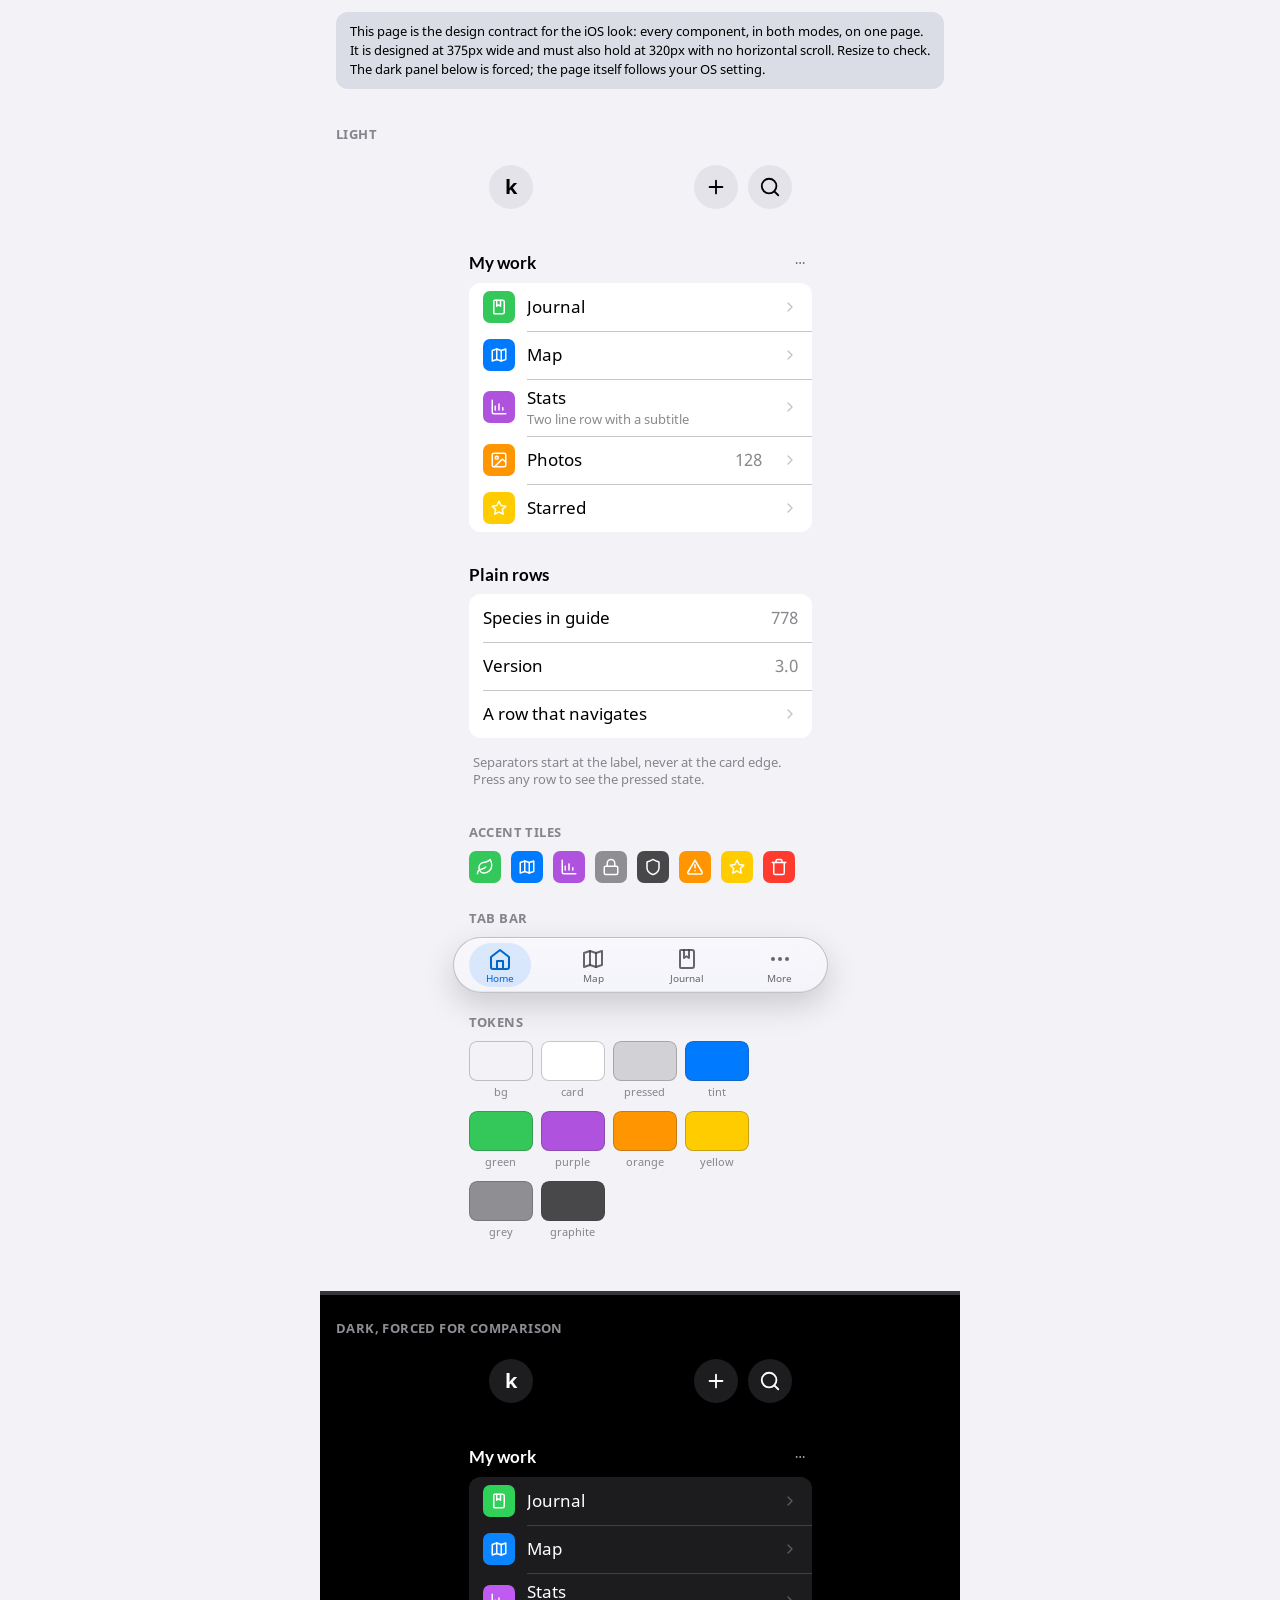
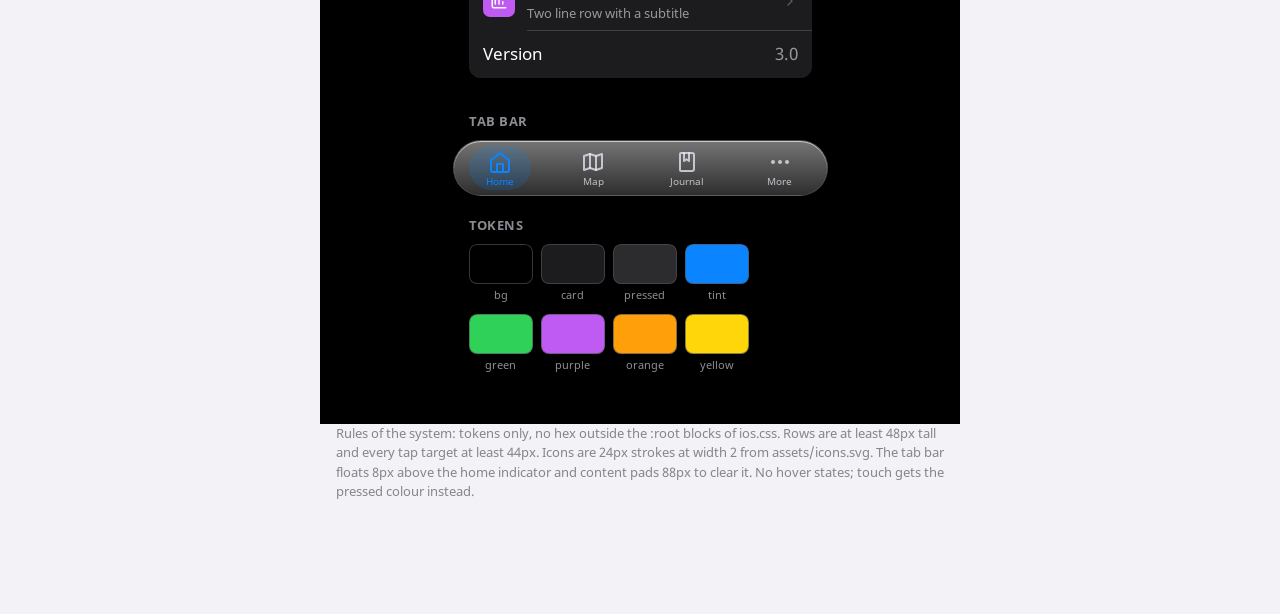
<file: styleguide.html>
<!DOCTYPE html>
<html lang="en">
<head>
  <meta charset="utf-8">
  <meta name="viewport" content="width=device-width,initial-scale=1,viewport-fit=cover">
  <meta name="theme-color" content="#F2F2F7" media="(prefers-color-scheme: light)">
  <meta name="theme-color" content="#000000" media="(prefers-color-scheme: dark)">
  <title>styleguide</title>
  <link rel="stylesheet" href="assets/ios.css">
  <style>
    /* Demo scaffolding only. Components come from ios.css; the two panels
       borrow the palettes through the .ios-scheme-* classes it defines,
       so no colour is duplicated here. */
    .sg-note {
      margin: 12px 16px;
      padding: 10px 14px;
      border-radius: 12px;
      background: var(--tint-soft);
      color: var(--label);
      font-size: 13px;
      line-height: 1.45;
    }
    .sg-pane { padding: 4px 0 24px; background: var(--bg); color: var(--label); }
    .sg-pane + .sg-pane { border-top: 4px solid var(--sep); }
    .sg-pane-label {
      font-size: 13px;
      font-weight: 600;
      letter-spacing: .4px;
      text-transform: uppercase;
      color: var(--label-2);
      margin: 18px 16px 4px;
    }
    .sg-swatches { display: flex; flex-wrap: wrap; gap: 8px; margin: 8px 16px 24px; }
    .sg-swatch {
      width: 64px;
      border-radius: 8px;
      overflow: hidden;
      font-size: 11px;
      color: var(--label-2);
      text-align: center;
    }
    .sg-swatch i { display: block; height: 40px; border: 0.5px solid var(--sep); border-radius: 8px; }
    .sg-tiles { display: flex; gap: 10px; flex-wrap: wrap; margin: 8px 16px 24px; }
    .sg-phone { max-width: 375px; margin: 0 auto; }
    .sg-kbd { font-size: 13px; color: var(--label-2); margin: 0 16px 24px; line-height: 1.5; }
  </style>
</head>
<body>
<div class="ios-page">

  <div class="sg-note">
    This page is the design contract for the iOS look: every component, in both
    modes, on one page. It is designed at 375px wide and must also hold at
    320px with no horizontal scroll. Resize to check. The dark panel below is
    forced; the page itself follows your OS setting.
  </div>

  <!-- ============================== LIGHT ============================== -->
  <section class="sg-pane ios-scheme-light">
    <div class="sg-pane-label">Light</div>
    <div class="sg-phone">

      <header class="ios-header">
        <div class="ios-header-row">
          <a class="ios-avatar" href="#" aria-label="Account">k</a>
          <div class="ios-header-actions">
            <button class="ios-glass-btn" type="button" aria-label="New entry"><svg><use href="assets/icons.svg#plus"/></svg></button>
            <button class="ios-glass-btn" type="button" aria-label="Search"><svg><use href="assets/icons.svg#search"/></svg></button>
          </div>
        </div>
      </header>

      <h2 class="ios-section-title">My work
        <button class="ios-overflow" type="button" aria-label="More options"><svg><use href="assets/icons.svg#ellipsis"/></svg></button>
      </h2>
      <nav class="ios-group">
        <a class="ios-row" href="#">
          <span class="ios-tile ios-tile--green"><svg><use href="assets/icons.svg#notebook"/></svg></span>
          <span class="ios-row-body"><span class="ios-row-title">Journal</span></span>
          <span class="ios-chevron"><svg><use href="assets/icons.svg#chevron-right"/></svg></span>
        </a>
        <a class="ios-row" href="#">
          <span class="ios-tile ios-tile--blue"><svg><use href="assets/icons.svg#map"/></svg></span>
          <span class="ios-row-body"><span class="ios-row-title">Map</span></span>
          <span class="ios-chevron"><svg><use href="assets/icons.svg#chevron-right"/></svg></span>
        </a>
        <a class="ios-row" href="#">
          <span class="ios-tile ios-tile--purple"><svg><use href="assets/icons.svg#chart"/></svg></span>
          <span class="ios-row-body"><span class="ios-row-title">Stats</span><span class="ios-row-sub">Two line row with a subtitle</span></span>
          <span class="ios-chevron"><svg><use href="assets/icons.svg#chevron-right"/></svg></span>
        </a>
        <a class="ios-row" href="#">
          <span class="ios-tile ios-tile--orange"><svg><use href="assets/icons.svg#image"/></svg></span>
          <span class="ios-row-body"><span class="ios-row-title">Photos</span></span>
          <span class="ios-row-value">128</span>
          <span class="ios-chevron"><svg><use href="assets/icons.svg#chevron-right"/></svg></span>
        </a>
        <a class="ios-row" href="#">
          <span class="ios-tile ios-tile--yellow"><svg><use href="assets/icons.svg#star"/></svg></span>
          <span class="ios-row-body"><span class="ios-row-title">Starred</span></span>
          <span class="ios-chevron"><svg><use href="assets/icons.svg#chevron-right"/></svg></span>
        </a>
      </nav>

      <h2 class="ios-section-title">Plain rows</h2>
      <div class="ios-group">
        <div class="ios-row ios-row--plain">
          <span class="ios-row-body"><span class="ios-row-title">Species in guide</span></span>
          <span class="ios-row-value">778</span>
        </div>
        <div class="ios-row ios-row--plain">
          <span class="ios-row-body"><span class="ios-row-title">Version</span></span>
          <span class="ios-row-value">3.0</span>
        </div>
        <a class="ios-row ios-row--plain" href="#">
          <span class="ios-row-body"><span class="ios-row-title">A row that navigates</span></span>
          <span class="ios-chevron"><svg><use href="assets/icons.svg#chevron-right"/></svg></span>
        </a>
      </div>
      <p class="ios-group-foot">Separators start at the label, never at the card edge. Press any row to see the pressed state.</p>

      <div class="sg-pane-label">Accent tiles</div>
      <div class="sg-tiles">
        <span class="ios-tile ios-tile--green"><svg><use href="assets/icons.svg#leaf"/></svg></span>
        <span class="ios-tile ios-tile--blue"><svg><use href="assets/icons.svg#map"/></svg></span>
        <span class="ios-tile ios-tile--purple"><svg><use href="assets/icons.svg#chart"/></svg></span>
        <span class="ios-tile ios-tile--grey"><svg><use href="assets/icons.svg#lock"/></svg></span>
        <span class="ios-tile ios-tile--graphite"><svg><use href="assets/icons.svg#shield"/></svg></span>
        <span class="ios-tile ios-tile--orange"><svg><use href="assets/icons.svg#alert"/></svg></span>
        <span class="ios-tile ios-tile--yellow"><svg><use href="assets/icons.svg#star"/></svg></span>
        <span class="ios-tile ios-tile--red"><svg><use href="assets/icons.svg#trash"/></svg></span>
      </div>

      <div class="sg-pane-label">Tab bar</div>
      <nav class="ios-tabbar ios-tabbar--demo">
        <a class="ios-tab" aria-current="page" href="#"><svg><use href="assets/icons.svg#home"/></svg><span>Home</span></a>
        <a class="ios-tab" href="#"><svg><use href="assets/icons.svg#map"/></svg><span>Map</span></a>
        <a class="ios-tab" href="#"><svg><use href="assets/icons.svg#notebook"/></svg><span>Journal</span></a>
        <a class="ios-tab" href="#"><svg><use href="assets/icons.svg#ellipsis"/></svg><span>More</span></a>
      </nav>

      <div class="sg-pane-label">Tokens</div>
      <div class="sg-swatches">
        <span class="sg-swatch"><i style="background:var(--bg)"></i>bg</span>
        <span class="sg-swatch"><i style="background:var(--card)"></i>card</span>
        <span class="sg-swatch"><i style="background:var(--card-pressed)"></i>pressed</span>
        <span class="sg-swatch"><i style="background:var(--tint)"></i>tint</span>
        <span class="sg-swatch"><i style="background:var(--green)"></i>green</span>
        <span class="sg-swatch"><i style="background:var(--purple)"></i>purple</span>
        <span class="sg-swatch"><i style="background:var(--orange)"></i>orange</span>
        <span class="sg-swatch"><i style="background:var(--yellow)"></i>yellow</span>
        <span class="sg-swatch"><i style="background:var(--grey)"></i>grey</span>
        <span class="sg-swatch"><i style="background:var(--graphite)"></i>graphite</span>
      </div>
    </div>
  </section>

  <!-- ============================== DARK =============================== -->
  <section class="sg-pane ios-scheme-dark">
    <div class="sg-pane-label">Dark, forced for comparison</div>
    <div class="sg-phone">

      <header class="ios-header">
        <div class="ios-header-row">
          <a class="ios-avatar" href="#" aria-label="Account">k</a>
          <div class="ios-header-actions">
            <button class="ios-glass-btn" type="button" aria-label="New entry"><svg><use href="assets/icons.svg#plus"/></svg></button>
            <button class="ios-glass-btn" type="button" aria-label="Search"><svg><use href="assets/icons.svg#search"/></svg></button>
          </div>
        </div>
      </header>

      <h2 class="ios-section-title">My work
        <button class="ios-overflow" type="button" aria-label="More options"><svg><use href="assets/icons.svg#ellipsis"/></svg></button>
      </h2>
      <nav class="ios-group">
        <a class="ios-row" href="#">
          <span class="ios-tile ios-tile--green"><svg><use href="assets/icons.svg#notebook"/></svg></span>
          <span class="ios-row-body"><span class="ios-row-title">Journal</span></span>
          <span class="ios-chevron"><svg><use href="assets/icons.svg#chevron-right"/></svg></span>
        </a>
        <a class="ios-row" href="#">
          <span class="ios-tile ios-tile--blue"><svg><use href="assets/icons.svg#map"/></svg></span>
          <span class="ios-row-body"><span class="ios-row-title">Map</span></span>
          <span class="ios-chevron"><svg><use href="assets/icons.svg#chevron-right"/></svg></span>
        </a>
        <a class="ios-row" href="#">
          <span class="ios-tile ios-tile--purple"><svg><use href="assets/icons.svg#chart"/></svg></span>
          <span class="ios-row-body"><span class="ios-row-title">Stats</span><span class="ios-row-sub">Two line row with a subtitle</span></span>
          <span class="ios-chevron"><svg><use href="assets/icons.svg#chevron-right"/></svg></span>
        </a>
        <div class="ios-row ios-row--plain">
          <span class="ios-row-body"><span class="ios-row-title">Version</span></span>
          <span class="ios-row-value">3.0</span>
        </div>
      </nav>

      <div class="sg-pane-label">Tab bar</div>
      <nav class="ios-tabbar ios-tabbar--demo">
        <a class="ios-tab" aria-current="page" href="#"><svg><use href="assets/icons.svg#home"/></svg><span>Home</span></a>
        <a class="ios-tab" href="#"><svg><use href="assets/icons.svg#map"/></svg><span>Map</span></a>
        <a class="ios-tab" href="#"><svg><use href="assets/icons.svg#notebook"/></svg><span>Journal</span></a>
        <a class="ios-tab" href="#"><svg><use href="assets/icons.svg#ellipsis"/></svg><span>More</span></a>
      </nav>

      <div class="sg-pane-label">Tokens</div>
      <div class="sg-swatches">
        <span class="sg-swatch"><i style="background:var(--bg)"></i>bg</span>
        <span class="sg-swatch"><i style="background:var(--card)"></i>card</span>
        <span class="sg-swatch"><i style="background:var(--card-pressed)"></i>pressed</span>
        <span class="sg-swatch"><i style="background:var(--tint)"></i>tint</span>
        <span class="sg-swatch"><i style="background:var(--green)"></i>green</span>
        <span class="sg-swatch"><i style="background:var(--purple)"></i>purple</span>
        <span class="sg-swatch"><i style="background:var(--orange)"></i>orange</span>
        <span class="sg-swatch"><i style="background:var(--yellow)"></i>yellow</span>
      </div>
    </div>
  </section>

  <p class="sg-kbd">
    Rules of the system: tokens only, no hex outside the :root blocks of
    ios.css. Rows are at least 48px tall and every tap target at least 44px.
    Icons are 24px strokes at width 2 from assets/icons.svg. The tab bar
    floats 8px above the home indicator and content pads 88px to clear it.
    No hover states; touch gets the pressed colour instead.
  </p>
</div>
</body>
</html>
</file>
<file: assets/ios.css>
/* =====================================================================
   ios.css, part 1 of 3: the shared iOS design system.
   One stylesheet per site. Tokens live on :root; dark mode follows the
   OS through prefers-color-scheme. The apps carry their own
   Auto / Light / Dark setting, which lands as data-theme on <html> and
   must win in both directions. The .ios-scheme-* classes expose the
   same two palettes to the styleguide so it can show both modes on one
   page without duplicating a token anywhere else.
   No hex outside the token blocks below.
   ===================================================================== */

:root {
  /* ground and surfaces */
  --bg: #F2F2F7;
  --card: #FFFFFF;
  --card-pressed: #D1D1D6;

  /* text */
  --label: #000000;
  --label-2: rgba(60, 60, 67, .60);
  --label-3: rgba(60, 60, 67, .30);
  --sep: rgba(60, 60, 67, .29);

  /* chrome and tint */
  --tint: #007AFF;
  --tint-press: #0062CC;
  --tint-text: #0066CC;
  --tint-fill: #0066CC;
  --label-aa: rgba(60, 60, 67, .78);
  --tint-soft: rgba(0, 122, 255, .12);
  --on-tint: #FFFFFF;
  --chrome: rgba(255, 255, 255, .72);

  /* accents, one per tile colour */
  --green: #34C759;
  --blue: #007AFF;
  --purple: #AF52DE;
  --grey: #8E8E93;
  --graphite: #48484A;
  --orange: #FF9500;
  --yellow: #FFCC00;
  --red: #FF3B30;

  /* system fills */
  --fill: rgba(120, 120, 128, .12);
  --fill-strong: rgba(120, 120, 128, .2);
  --press-pill: rgba(120, 120, 128, .16);
  --shadow-float: 0 8px 24px rgba(0, 0, 0, .12);


  /* Apple type scale (Dynamic Type at the default Large setting).
     Sizes, line heights and tracking straight from the HIG; every
     font-size in this file must be one of these. */
  --font-sys: -apple-system, BlinkMacSystemFont, system-ui, "Segoe UI", Roboto, sans-serif;
  --fs-large-title: 34px; --lh-large-title: 41px; --ls-large-title: 0.37px;
  --fs-title1: 28px; --lh-title1: 34px; --ls-title1: 0.36px;
  --fs-title2: 22px; --lh-title2: 28px; --ls-title2: 0.35px;
  --fs-title3: 20px; --lh-title3: 25px; --ls-title3: 0.38px;
  --fs-headline: 17px; --lh-headline: 22px; --ls-headline: -0.41px;
  --fs-body: 17px; --lh-body: 22px; --ls-body: -0.41px;
  --fs-callout: 16px; --lh-callout: 21px; --ls-callout: -0.32px;
  --fs-subhead: 15px; --lh-subhead: 20px; --ls-subhead: -0.24px;
  --fs-footnote: 13px; --lh-footnote: 18px; --ls-footnote: -0.08px;
  --fs-caption1: 12px; --lh-caption1: 16px; --ls-caption1: 0;
  --fs-caption2: 11px; --lh-caption2: 13px; --ls-caption2: 0.07px;
  --fs-tab: 10px;   /* the one exception: tab bar labels, as on iOS */

  /* geometry */
  --r-group: 12px;
  --r-tile: 7px;
  --row-min: 48px;
  --gutter: 16px;
  /* control heights; the larger text sizes nudge these up so the things
     you press grow with the things you read, never below the 44pt floor */
  --ctl: 44px;
  --ctl-sm: 36px;
  --ctl-lg: 48px;

  /* compat aliases: older component css reads these names */
  --bg-elevated: var(--card);
  --bg-secondary: var(--bg);
  --bar: var(--chrome);
  --bar-border: var(--sep);
  --separator: var(--sep);
  --tab-inactive: var(--label-2);
}

@media (prefers-color-scheme: dark) {
  :root:not([data-theme="light"]) {
    --bg: #000000;
    --card: #1C1C1E;
    --card-pressed: #2C2C2E;
    --label: #FFFFFF;
    --label-2: rgba(235, 235, 245, .60);
    --label-3: rgba(235, 235, 245, .30);
    --sep: rgba(84, 84, 88, .65);
    --tint: #0A84FF;
    --tint-press: #409CFF;
    --tint-text: #0A84FF;
    --tint-fill: #0A84FF;
    --label-aa: rgba(235, 235, 245, .75);
    --tint-soft: rgba(10, 132, 255, .16);
    --chrome: rgba(28, 28, 30, .72);
    --green: #30D158;
    --blue: #0A84FF;
    --purple: #BF5AF2;
    --graphite: #3A3A3C;
    --orange: #FF9F0A;
    --yellow: #FFD60A;
    --red: #FF453A;
    --fill: rgba(120, 120, 128, .24);
    --fill-strong: rgba(120, 120, 128, .36);
    --press-pill: rgba(120, 120, 128, .29);
    color-scheme: dark;
  }
}

/* The in-app theme picker must beat the OS in both directions, and the
   styleguide borrows the same palettes for its side by side panels. */
:root[data-theme="light"],
.ios-scheme-light {
  --bg: #F2F2F7;
  --card: #FFFFFF;
  --card-pressed: #D1D1D6;
  --label: #000000;
  --label-2: rgba(60, 60, 67, .60);
  --label-3: rgba(60, 60, 67, .30);
  --sep: rgba(60, 60, 67, .29);
  --tint: #007AFF;
  --tint-press: #0062CC;
  --tint-text: #0066CC;
  --tint-fill: #0066CC;
  --label-aa: rgba(60, 60, 67, .78);
  --tint-soft: rgba(0, 122, 255, .12);
  --chrome: rgba(255, 255, 255, .72);
  --green: #34C759;
  --blue: #007AFF;
  --purple: #AF52DE;
  --grey: #8E8E93;
  --graphite: #48484A;
  --orange: #FF9500;
  --yellow: #FFCC00;
  --red: #FF3B30;
  --fill: rgba(120, 120, 128, .12);
  --fill-strong: rgba(120, 120, 128, .2);
  --press-pill: rgba(120, 120, 128, .16);
  color-scheme: light;
}
:root[data-theme="dark"],
.ios-scheme-dark {
  --bg: #000000;
  --card: #1C1C1E;
  --card-pressed: #2C2C2E;
  --label: #FFFFFF;
  --label-2: rgba(235, 235, 245, .60);
  --label-3: rgba(235, 235, 245, .30);
  --sep: rgba(84, 84, 88, .65);
  --tint: #0A84FF;
  --tint-press: #409CFF;
    --tint-text: #0A84FF;
    --tint-fill: #0A84FF;
    --label-aa: rgba(235, 235, 245, .75);
  --tint-soft: rgba(10, 132, 255, .16);
  --chrome: rgba(28, 28, 30, .72);
  --green: #30D158;
  --blue: #0A84FF;
  --purple: #BF5AF2;
  --grey: #8E8E93;
  --graphite: #3A3A3C;
  --orange: #FF9F0A;
  --yellow: #FFD60A;
  --red: #FF453A;
  --fill: rgba(120, 120, 128, .24);
  --fill-strong: rgba(120, 120, 128, .36);
  --press-pill: rgba(120, 120, 128, .29);
  color-scheme: dark;
}

/* ------------------------------------------------------------ globals */
* { box-sizing: border-box; }
html { -webkit-text-size-adjust: 100%; }
body {
  margin: 0;
  min-height: 100dvh;
  background: var(--bg);
  color: var(--label);
  font-family: var(--font-sys);
  font-size: var(--fs-body);
  line-height: var(--lh-body);
  letter-spacing: var(--ls-body);
  -webkit-font-smoothing: antialiased;
  -webkit-tap-highlight-color: transparent;
  overscroll-behavior-y: none;
  /* content must clear the floating tab bar */
  padding-bottom: 88px;
}
img { max-width: 100%; }
/* inline text links use the darker text tint so small type keeps AA contrast */
a { color: var(--tint-text, var(--tint)); text-decoration: none; }
button {
  font-family: inherit;
  color: inherit;
  background: none;
  border: 0;
  cursor: pointer;
  touch-action: manipulation;
}
:focus-visible {
  outline: 2px solid var(--tint);
  outline-offset: 2px;
  border-radius: 6px;
}
/* one centred column, capped at 640px */
.ios-page { max-width: 640px; margin: 0 auto; }

@media (prefers-reduced-motion: reduce) {
  *, *::before, *::after { transition-duration: .01ms !important; animation-duration: .01ms !important; }
}

/* ------------------------------------------------------- 1. header */
.ios-header {
  position: sticky;
  top: 0;
  z-index: 40;
  background: var(--chrome);
  -webkit-backdrop-filter: blur(24px) saturate(180%);
  backdrop-filter: blur(24px) saturate(180%);
  padding: calc(8px + env(safe-area-inset-top)) var(--gutter) 8px;
}
.ios-header-row {
  max-width: 640px;
  margin: 0 auto;
  display: flex;
  align-items: center;
  justify-content: space-between;
  gap: 12px;
  min-height: 44px;
}
.ios-avatar {
  width: var(--ctl);
  height: var(--ctl);
  border-radius: 50%;
  display: flex;
  align-items: center;
  justify-content: center;
  background: var(--fill-strong);
  color: var(--label);
  font-size: var(--fs-title3);
  font-weight: 600;
  text-decoration: none;
  overflow: hidden;
  flex: none;
}
.ios-avatar img { width: 100%; height: 100%; object-fit: cover; }
.ios-avatar svg { width: 22px; height: 22px; color: var(--label-2); }
.ios-avatar:active { background: var(--card-pressed); }
.ios-header-actions { display: flex; gap: 10px; margin-left: auto; }
.ios-glass-btn {
  width: var(--ctl);
  height: var(--ctl);
  border-radius: 50%;
  display: flex;
  align-items: center;
  justify-content: center;
  background: var(--fill);
  border: 0.5px solid var(--sep);
  color: var(--label);
}
.ios-glass-btn svg { width: 22px; height: 22px; }
.ios-glass-btn:active { background: var(--card-pressed); }

/* ------------------------------------------------ 2. section title */
.ios-section-title {
  display: flex;
  align-items: center;
  justify-content: space-between;
  gap: 12px;
  /* the github app sizes its section names (My Work, Favorites) like
     headline text, not like page titles */
  font-size: var(--fs-headline);
  font-weight: 600;
  letter-spacing: var(--ls-headline);
  line-height: var(--lh-headline);
  color: var(--label);
  margin: 26px 0 8px;
  padding-left: var(--gutter);
}
.ios-overflow {
  position: relative;
  width: 24px;
  height: 24px;
  flex: none;
  display: flex;
  align-items: center;
  justify-content: center;
  color: var(--label-2);
  margin-right: var(--gutter);
}
/* the glyph stays 24px per the spec; the thing you aim at is 44px */
.ios-overflow::after {
  content: "";
  position: absolute;
  top: 50%;
  left: 50%;
  width: 44px;
  height: 44px;
  transform: translate(-50%, -50%);
}
.ios-overflow svg { width: 24px; height: 24px; }

/* -------------------------------------------------------- 3. group */
.ios-group {
  background: var(--card);
  border-radius: var(--r-group);
  margin: 0 var(--gutter) 32px;
  overflow: hidden;
}
/* small footnote under a group, outside the card */
.ios-group-foot {
  font-size: var(--fs-footnote);
  letter-spacing: var(--ls-footnote);
  color: var(--label-2);
  margin: -24px var(--gutter) 32px;
  padding: 8px 4px 0;
  line-height: 1.35;
}

/* ---------------------------------------------------------- 4. row */
.ios-row {
  position: relative;
  display: flex;
  align-items: center;
  min-height: var(--row-min);
  padding: 8px 14px;
  gap: 12px;
  color: var(--label);
  font-size: var(--fs-body);
  letter-spacing: var(--ls-body);
  text-decoration: none;
  text-align: left;
  background: var(--card);
  /* a <button> is a form control: without this its row shrink-wraps */
  width: 100%;
  border: 0;
}
.ios-row:active { background: var(--card-pressed); }
/* separator starts at the label, never the card edge:
   14px pad + 32px tile + 12px gap = 58px when a tile leads the row */
.ios-row + .ios-row::before,
.ios-row + details > .ios-row::before {
  content: "";
  position: absolute;
  top: 0;
  left: 58px;
  right: 0;
  height: 0.5px;
  background: var(--sep);
}
/* rows with no leading tile: the label starts at the padding */
.ios-row--plain + .ios-row--plain::before { left: 14px; }
.ios-row-body { flex: 1; min-width: 0; }
.ios-row-title {
  display: block;
  font-size: var(--fs-body);
  line-height: var(--lh-body);
  letter-spacing: var(--ls-body);
  color: var(--label);
  overflow: hidden;
  text-overflow: ellipsis;
  white-space: nowrap;
}
.ios-row-sub {
  display: block;
  font-size: var(--fs-footnote);
  line-height: var(--lh-footnote);
  letter-spacing: var(--ls-footnote);
  color: var(--label-2);
  margin-top: 1px;
  overflow: hidden;
  text-overflow: ellipsis;
  white-space: nowrap;
}
.ios-row-value {
  flex: none;
  margin-left: auto;
  color: var(--label-2);
  font-size: var(--fs-body);
  letter-spacing: var(--ls-body);
  font-variant-numeric: tabular-nums;
}
.ios-chevron {
  flex: none;
  margin-left: auto;
  display: flex;
  color: var(--label-3);
}
.ios-row-value + .ios-chevron { margin-left: 8px; }
.ios-chevron svg { width: 16px; height: 16px; display: block; }

/* --------------------------------------------------------- 5. tile */
.ios-tile {
  width: 32px;
  height: 32px;
  border-radius: var(--r-tile);
  display: flex;
  align-items: center;
  justify-content: center;
  color: var(--on-tint);
  flex: none;
}
.ios-tile svg { width: 18px; height: 18px; }
.ios-tile--green { background: var(--green); }
.ios-tile--blue { background: var(--blue); }
.ios-tile--purple { background: var(--purple); }
.ios-tile--grey { background: var(--grey); }
.ios-tile--graphite { background: var(--graphite); }
.ios-tile--orange { background: var(--orange); }
.ios-tile--yellow { background: var(--yellow); }
.ios-tile--red { background: var(--red); }
.ios-tile--tint { background: var(--tint); }

/* ------------------------------------------------------ 6. tab bar */
.ios-tabbar {
  position: fixed;
  left: 12px;
  right: 12px;
  bottom: calc(8px + env(safe-area-inset-bottom));
  height: 56px;
  max-width: 616px;
  margin: 0 auto;
  border-radius: 28px;
  background: var(--chrome);
  -webkit-backdrop-filter: blur(24px) saturate(180%);
  backdrop-filter: blur(24px) saturate(180%);
  border: 0.5px solid var(--sep);
  box-shadow: var(--shadow-float);
  display: flex;
  align-items: center;
  justify-content: space-around;
  z-index: 50;
}
.ios-tab {
  display: flex;
  flex-direction: column;
  align-items: center;
  justify-content: center;
  gap: 2px;
  min-width: 62px;
  height: 44px;
  padding: 0 14px;
  border-radius: 22px;
  color: var(--label-aa);
  font-size: var(--fs-tab);
  font-weight: 500;
  line-height: 1;
  text-decoration: none;
}
.ios-tab svg { width: 24px; height: 24px; }
.ios-tab[aria-current="page"],
.ios-tab.on {
  background: var(--press-pill);
  /* the text tint: a 10px label needs the AA-passing blue */
  color: var(--tint-text);
}
/* static variant so the styleguide can show the bar in the flow */
.ios-tabbar--demo { position: static; margin: 8px auto; }

/* =====================================================================
   ios.css, part 2 of 3: ON Camp app styles.
   The old styles.css folded in below the core and re-pointed at the
   core tokens above. Colour comes only from the core token blocks;
   this section keeps the app's own layout tokens (radii, gaps, easing)
   in the app-layout block right here.
   ===================================================================== */

  /* app-layout tokens (non-colour) ------------------------------------- */
  :root{
    --r:16px; --r-sm:12px; --r-xs:10px;
    --row-h:64px; --gap-s:6px; --gap-m:10px; --gap-l:12px;
    --pad-card:14px 16px; --pad-row:12px 14px;
    --sa-top:env(safe-area-inset-top,0px); --sa-bottom:env(safe-area-inset-bottom,0px);
    --ease:cubic-bezier(.32,.72,0,1);
    --tab-h:56px; --nav-h:44px;
  }

  /* base ---------------------------------------------------------------- */
  button{-webkit-user-select:none;user-select:none}
  .wrap{max-width:640px;margin:0 auto;padding:0 16px}
  .tnum{font-variant-numeric:tabular-nums}
  #view-park{min-height:100dvh}
  .ghostpark{display:none}
  /* .wrap already pays the 16px side inset, so inset components inside it
     must not pay it twice */
  .wrap .ios-group{margin-left:0;margin-right:0}
  .wrap .ios-group-foot{margin-left:0;margin-right:0}
  .wrap .ios-section-title{padding-left:0}
  .wrap .ios-section-title .ios-overflow{margin-right:0}
  .ios-group .segmented{margin:8px}

  /* app header (iOS large title) --------------------------------------- */
  .appbar{padding:10px 16px 14px;max-width:640px;margin:0 auto}
  .eyebrow{font-size:var(--fs-footnote);font-weight:400;letter-spacing:.4px;text-transform:uppercase;color:var(--label-2)}
  .titlebar{display:flex;align-items:baseline;justify-content:space-between;gap:9px}
  .appbar h1{font-weight:700;font-size:var(--fs-large-title);line-height:var(--lh-large-title);letter-spacing:var(--ls-large-title);margin:2px 0 0}
  .ver{position:relative;appearance:none;border:0;background:none;cursor:pointer;font-family:var(--font-sys);font-weight:600;font-size:var(--fs-subhead);
    color:var(--tint-text);white-space:nowrap;padding:6px 4px;margin:0}
  /* Fitts: the label stays small and quiet, the thing you aim at does not. */
  .ver::after{content:"";position:absolute;top:50%;left:-6px;right:-6px;height:44px;transform:translateY(-50%)}

  /* park page back bar: same chrome as the header, no border ------------ */
  .backbar{position:sticky;top:0;z-index:20;background:var(--chrome);
    -webkit-backdrop-filter:saturate(180%) blur(24px);backdrop-filter:saturate(180%) blur(24px);
    padding:calc(11px + env(safe-area-inset-top)) 16px 11px}
  .backbar .inner{max-width:640px;margin:0 auto;display:flex;align-items:center;justify-content:space-between;gap:var(--gap-m)}
  .backbtn{appearance:none;border:0;background:none;cursor:pointer;color:var(--tint);font-weight:400;font-size:var(--fs-body);
    display:inline-flex;align-items:center;gap:3px;padding:8px 14px;margin:-8px -14px;transition:opacity .14s}
  .backbtn:active{opacity:.4}
  .backbtn svg{flex:none}
  .backbar .bp{font-size:var(--fs-footnote);font-weight:500;color:var(--label-2);font-variant-numeric:tabular-nums}

  /* global search + results -------------------------------------------- */
  .gsearch{display:flex;align-items:center;gap:8px;background:var(--fill-strong);border-radius:10px;
    padding:0 10px;height:38px;margin:2px 0 12px}
  .gsearch svg{flex:none;color:var(--label-2);width:17px;height:17px}
  .gsearch input{border:0;background:none;outline:none;font-family:var(--font-sys);font-size:var(--fs-body);width:100%;color:var(--label)}
  .gsearch input::placeholder{color:var(--label-2)}
  .gsearch .gclear{appearance:none;border:0;background:none;color:var(--label-2);cursor:pointer;font-size:var(--fs-callout);
    line-height:1;padding:2px 4px;display:none}
  .gsearch.has .gclear{display:block}
  .gresults{margin:0 0 14px}
  .gresult{width:100%;text-align:left;appearance:none;background:var(--card);border:0;
    border-radius:10px;padding:11px 14px;margin-bottom:8px;cursor:pointer;display:flex;align-items:center;gap:12px;
    transition:background .12s,transform .12s}
  .gresult:active{background:var(--fill);transform:scale(.99)}
  .gresult .tag{flex:0 0 46px;width:46px;height:22px;min-height:22px;max-height:22px;display:flex;align-items:center;
    justify-content:center;align-self:center;margin:auto 0;font-size:11px;font-weight:700;letter-spacing:.03em;
    text-transform:uppercase;line-height:1;padding:0;overflow:hidden;color:var(--on-tint);background:var(--tint);border-radius:99px}
  .gresult .tag.cg{background:var(--tint)} .gresult .tag.site{background:var(--orange)} .gresult .tag.trail{background:var(--purple)}
  .gresult .grow{flex:1;min-width:0}
  .gresult .gt{display:block;font-weight:400;font-size:var(--fs-body);letter-spacing:var(--ls-body);color:var(--label)}
  .gresult .gs{display:block;font-size:var(--fs-footnote);color:var(--label-2);margin-top:2px;overflow:hidden;text-overflow:ellipsis;white-space:nowrap}
  .gnone{color:var(--label-2);font-size:var(--fs-subhead);padding:20px 8px;text-align:center;background:var(--card);border-radius:10px}

  /* filters, chips, pills, segmented ----------------------------------- */
  .filters{display:flex;flex-wrap:wrap;gap:8px;margin:var(--gap-l) 0;justify-content:flex-start}
  .fchip{position:relative;display:inline-flex;align-items:center;justify-content:center;gap:6px;appearance:none;cursor:pointer;
    border:0;background:var(--fill-strong);color:var(--label);font-family:var(--font-sys);font-weight:500;font-size:var(--fs-subhead);
    border-radius:18px;padding:8px 15px;min-height:var(--ctl-sm);transition:background .12s,transform .1s}
  .fchip.on{background:var(--tint-fill);color:var(--on-tint)}
  .fchip:active{transform:scale(.95)}
  .fchip[disabled]{opacity:.4;cursor:default}
  a.fchip{text-decoration:none}
  .filters .fchip{flex:0 1 auto;min-width:0;justify-content:center;padding:9px 14px;font-size:var(--fs-footnote)}
  .fchip .fct{overflow:hidden;text-overflow:ellipsis;white-space:nowrap;min-width:0;flex:0 1 auto}
  .fchip svg{flex:none}
  /* extend to a 44pt effective tap target */
  .fchip::after{content:"";position:absolute;left:-2px;right:-2px;top:-7px;bottom:-7px}
  /* appearance segmented control (light / dark / system) */
  .segmented{display:flex;background:var(--fill-strong);border-radius:9px;padding:2px;gap:2px}
  /* Fitts: a segment is wide but was only 33px tall, a thin thing to hit while
     walking a campground. Flex centring holds the label while the segment grows. */
  .seg-opt{flex:1;display:flex;align-items:center;justify-content:center;min-height:var(--ctl);
    text-align:center;padding:6px 8px;border-radius:7px;font-size:var(--fs-footnote);font-weight:500;
    color:var(--label);cursor:pointer;transition:background .15s}
  .seg-opt.on{background:var(--card);box-shadow:0 1px 3px rgba(0,0,0,.12);font-weight:600}

  /* park progress: a real count against a real ceiling, never padded --- */
  .pprog{background:var(--card);border-radius:var(--r-sm);padding:13px 16px 15px;margin:8px 0 4px}
  .pprog-top{display:flex;justify-content:space-between;align-items:baseline;font-size:var(--fs-subhead);color:var(--label)}
  .pprog-n{font-size:var(--fs-footnote);color:var(--label-2)}
  .pprog-bar{display:block;margin-top:10px;height:6px;border-radius:3px;background:var(--fill-strong);overflow:hidden}
  .pprog-fill{display:block;height:100%;border-radius:3px;background:var(--tint);transition:width .4s var(--ease)}

  /* option rows (sort / group choosers) -------------------------------- */
  .rrow{display:flex;justify-content:space-between;align-items:center;width:100%;appearance:none;cursor:pointer;border:0;
    background:var(--card);color:var(--label);font-family:var(--font-sys);font-weight:400;font-size:var(--fs-body);
    border-radius:var(--r-sm);padding:12px 16px;margin-bottom:8px;gap:10px;letter-spacing:var(--ls-body)}
  .rrow .rcount{color:var(--label-2);font-weight:400;font-size:var(--fs-subhead)}
  .rrow.on{color:var(--tint);box-shadow:inset 0 0 0 2px var(--tint)}
  .rrow:active{background:var(--fill)}
  #sortRows .rcount{font-size:var(--fs-footnote);opacity:.62}

  /* parks list cards ---------------------------------------------------- */
  .park-card{position:relative;display:block;width:100%;text-align:left;appearance:none;border:0;background:var(--card);
    border-radius:var(--r);padding:16px;margin-bottom:var(--gap-m);cursor:pointer;transition:transform .14s ease}
  .park-card:active{transform:scale(.982)}
  .pc-top{display:flex;align-items:baseline;justify-content:space-between;gap:var(--gap-l)}
  .pc-name{font-weight:700;font-size:var(--fs-title3);letter-spacing:var(--ls-title3);color:var(--label)}
  .pc-pct{background:var(--tint-soft);color:var(--tint);padding:3px 10px;border-radius:99px;font-weight:700;
    font-size:var(--fs-footnote);font-variant-numeric:tabular-nums}
  .pc-region{color:var(--label-2);font-size:var(--fs-footnote);margin-top:2px}
  .pc-meta{color:var(--label-2);font-size:var(--fs-footnote);margin-top:9px;display:flex;gap:var(--gap-s);flex-wrap:wrap}
  .pc-bar{height:6px;border-radius:99px;background:var(--fill-strong);overflow:hidden;margin-top:12px}
  .pc-bar i{display:block;height:100%;width:0;background:var(--tint);border-radius:99px;transition:width .3s}
  .pc-pinb{position:absolute;top:-11px;right:-7px;width:26px;height:26px;border-radius:50%;background:var(--tint);
    color:var(--on-tint);border:2px solid var(--card);display:flex;align-items:center;justify-content:center;pointer-events:none}
  .pc-pinb svg{width:13px;height:13px;fill:currentColor}

  /* park header + about ------------------------------------------------- */
  .park-head{padding:16px 0 2px}
  .titlerow{display:flex;align-items:center;justify-content:space-between;gap:10px}
  .titlerow h2{min-width:0}
  .park-head h2{font-weight:700;font-size:var(--fs-title1);letter-spacing:var(--ls-title1);margin:0;line-height:var(--lh-title1)}
  .park-head .region{color:var(--label-2);font-size:var(--fs-footnote);margin-top:3px}
  .about-toggle{width:100%;min-height:var(--row-h);margin-top:14px;appearance:none;cursor:pointer;background:var(--card);
    border:0;border-radius:var(--r-sm);padding:14px 16px;display:flex;align-items:center;justify-content:space-between;
    font-weight:600;font-size:var(--fs-headline);letter-spacing:var(--ls-headline);color:var(--label)}
  .about-toggle .chev{transition:transform .22s;color:var(--label-3)}
  .about-toggle[aria-expanded="true"] .chev{transform:rotate(180deg)}
  .about-toggle[aria-expanded="true"]{border-radius:var(--r-sm) var(--r-sm) 0 0}
  .about-body{background:var(--card);border-radius:0 0 var(--r-sm) var(--r-sm);margin-top:0;padding:0 16px 16px}
  .about-body::before{content:"";display:block;height:.5px;background:var(--sep);margin:0 -16px 2px}
  .about-body .blurb{font-size:var(--fs-footnote);color:var(--label);margin:12px 0 0}
  .about-body .fmz+.fmz,.fmz+a.fmz{margin-left:8px}
  .facils{display:flex;flex-wrap:wrap;gap:var(--gap-s);margin-top:14px}
  .facil{font-size:var(--fs-footnote);font-weight:500;color:var(--label);background:var(--fill-strong);border-radius:99px;
    padding:7px 12px;display:inline-flex;align-items:center;gap:var(--gap-s)}
  .facil svg{color:var(--tint);flex:none}
  .fishing{margin-top:12px;font-size:var(--fs-footnote);color:var(--label-2)}
  .fishing b{color:var(--label);font-weight:600}
  .fmz{display:inline-flex;align-items:center;gap:var(--gap-s);margin-top:12px;font-size:var(--fs-footnote);font-weight:600;
    color:var(--tint);background:var(--fill-strong);border-radius:99px;padding:7px 12px;text-decoration:none;cursor:pointer}
  .fmz svg{flex:none}
  .official{display:inline-block;background:var(--tint-soft);color:var(--tint);padding:10px 14px;border-radius:99px;font-weight:700}

  /* small uppercase group header (park pages, dense stacks) ------------- */
  .seclabel{font-size:var(--fs-footnote);font-weight:400;letter-spacing:.4px;text-transform:uppercase;color:var(--label-2);
    margin:22px 2px 10px;display:flex;align-items:center;gap:var(--gap-m)}

  /* grouped lists (legacy Settings style), kept for dense stacks -------- */
  .group{margin:18px 16px 8px}
  .wrap .group{margin-left:0;margin-right:0}
  .group-header{padding:0 4px 7px;font-size:var(--fs-footnote);font-weight:400;letter-spacing:.4px;text-transform:uppercase;color:var(--label-2)}
  .group-footer{padding:7px 4px 0;font-size:var(--fs-footnote);line-height:1.35;color:var(--label-2)}
  .list{background:var(--card);border-radius:var(--r-sm);overflow:hidden}
  .cell{position:relative;display:flex;align-items:center;gap:var(--gap-l);min-height:44px;padding:11px 16px;
    background:var(--card);color:var(--label);text-align:left;transition:background .12s}
  a.cell,button.cell,summary.cell{width:100%;box-sizing:border-box}
  button.cell{-webkit-appearance:none;appearance:none;border:0;background:var(--card);font:inherit;color:inherit;cursor:pointer}
  summary.cell{list-style:none;cursor:pointer;-webkit-user-select:none;user-select:none;touch-action:manipulation}
  summary.cell::-webkit-details-marker{display:none}
  .list>*+.cell::before,
  .list>*+*>.cell::before{content:"";position:absolute;top:0;left:16px;right:0;height:.5px;background:var(--sep)}
  .cell.tap:active{background:var(--fill)}
  .cell-body{flex:1 1 auto;min-width:0}
  .cell-title{display:block;font-size:var(--fs-body);letter-spacing:var(--ls-body);color:var(--label)}
  .cell-title.destructive,.ios-row-title.destructive{color:var(--red)}
  /* a row waiting for its second tap says so in red, not just in words */
  .cell.armed .cell-title,.ios-row.armed .ios-row-title{color:var(--red);font-weight:600}
  .cell-sub{display:block;font-size:var(--fs-footnote);color:var(--label-2);margin-top:1px;line-height:var(--lh-footnote)}
  .cell-value{flex:none;margin-left:auto;font-size:var(--fs-callout);color:var(--label-2)}
  .chevron{flex:none;margin-left:auto;color:var(--label-3)}
  .cell-value+.chevron{margin-left:8px}
  .chevron svg{display:block;width:14px;height:20px}
  /* disclosure rows built from <details> around an .ios-row summary ----- */
  summary.ios-row{list-style:none}
  summary.ios-row::-webkit-details-marker{display:none}
  .cell-details>summary .ios-chevron svg{transition:transform .22s}
  .cell-details[open]>summary .ios-chevron svg{transform:rotate(180deg)}
  .cell-details+.cell-details>.ios-row::before{content:"";position:absolute;top:0;left:14px;right:0;height:.5px;background:var(--sep)}
  .cell-details .cell-detail-body{padding:0 16px 16px;font-size:var(--fs-footnote);line-height:1.65;color:var(--label)}
  .cell-details .cell-detail-body p{margin:10px 0 0}

  /* campgrounds --------------------------------------------------------- */
  .cg{background:var(--card);border-radius:var(--r);margin-bottom:var(--gap-m);overflow:hidden;scroll-margin-top:70px}
  .cg.pulse{animation:pulse 1.1s ease}
  .cg-row{width:100%;appearance:none;border:0;background:none;cursor:pointer;text-align:left;display:flex;gap:var(--gap-l);
    align-items:center;padding:var(--pad-card);min-height:var(--row-h)}
  .cg-left{flex:1;min-width:0}
  .cg-name{font-weight:600;font-size:var(--fs-headline);letter-spacing:var(--ls-headline);color:var(--label)}
  .cg-sub{color:var(--label-2);font-size:var(--fs-footnote);font-weight:400;margin-top:2px;line-height:var(--lh-footnote)}
  .cg-right{flex:none;display:flex;align-items:center;gap:var(--gap-l)}
  .cg-prog{width:78px}
  .cg-prog .bar{height:6px;border-radius:99px;background:var(--fill-strong);overflow:hidden}
  .cg-prog .bar i{display:block;height:100%;width:0;background:var(--tint);border-radius:99px;transition:width .3s}
  .cg-prog .lbl{font-size:var(--fs-caption2);font-weight:700;color:var(--label-2);text-align:center;margin-top:4px;font-variant-numeric:tabular-nums}
  .chev{color:var(--label-3);transition:transform .22s;flex:none}
  .cg.open .chev{transform:rotate(180deg)}
  .cg-body{display:none;padding:2px 16px 16px}
  .cg.open .cg-body{display:block}
  .cg-body-head{display:flex;align-items:center;justify-content:space-between;gap:var(--gap-m);padding:12px 0 2px;
    border-top:.5px solid var(--sep);margin-top:4px}
  .cg-desc{font-size:var(--fs-caption1);color:var(--label-2);flex:1}
  .cg-rate{appearance:none;cursor:pointer;font-size:var(--fs-footnote);font-weight:600;border:0;background:var(--tint-soft);color:var(--tint);
    border-radius:99px;padding:10px 16px;min-height:var(--ctl);white-space:nowrap;transition:transform .1s,filter .15s}
  .cg-rate:active{transform:scale(.96)}
  .cg-rate.rated{color:var(--on-tint);border-color:transparent}

  /* site grid (score palette set inline by JS) ------------------------- */
  .grid{display:grid;grid-template-columns:repeat(6,1fr);gap:var(--gap-m);margin-top:14px}
  .site{position:relative;aspect-ratio:1;border-radius:var(--r-sm);border:0;background:var(--fill-strong);
    font-weight:600;font-size:var(--fs-subhead);color:var(--label);cursor:pointer;display:flex;align-items:center;justify-content:center;
    transition:transform .12s;font-variant-numeric:tabular-nums}
  .site:active{transform:scale(.92)}
  .site.rated{color:var(--on-tint);border-color:transparent}
  .site .badge{position:absolute;bottom:2px;right:4px;font-size:11px;font-weight:800;opacity:.95}
  .site .star{position:absolute;top:2px;left:4px;font-size:9px;color:var(--orange);line-height:1}
  .site.rated .star{color:var(--yellow)}
  .site .nstar{position:absolute;top:5px;right:7px;font-size:10px;color:var(--label-2);line-height:1}
  .site .nstar.both,.trail .nstar.both{color:var(--orange)}
  .site.rated .nstar{color:var(--on-tint)}
  .site .medal{position:absolute;top:5px;right:6px;width:13px;height:13px;color:var(--label-2);display:block}
  .site.rated .medal{color:var(--on-tint)}
  .site.wanted{box-shadow:inset 0 0 0 2px var(--orange)}
  .site.marked{font-weight:800}
  .site.marked:not(.rated){color:var(--label)}
  .site.hidden{display:none}
  .cg.filtered-empty{display:none}
  .cg.open .grid{animation:viewIn .18s ease}

  /* trails -------------------------------------------------------------- */
  .trail{position:relative;width:100%;text-align:left;appearance:none;border:0;background:var(--card);border-radius:var(--r);
    padding:var(--pad-card);margin-bottom:var(--gap-m);cursor:pointer;display:flex;align-items:center;gap:var(--gap-l);
    min-height:var(--row-h);transition:transform .12s}
  .trail:active{transform:scale(.99)}
  .tr-left{flex:1;min-width:0}
  .tr-name{font-weight:600;font-size:var(--fs-callout);letter-spacing:var(--ls-callout);color:var(--label)}
  .tr-meta{color:var(--label-2);font-size:var(--fs-footnote);font-weight:400;margin-top:2px}
  .tr-detail{font-size:var(--fs-footnote);color:var(--label-2);margin-top:5px;line-height:1.4}
  .trail .nstar{position:absolute;top:6px;right:9px;font-size:10px;color:var(--label-2);line-height:1}
  .trail .medal{position:absolute;top:5px;right:7px;width:13px;height:13px;color:var(--label-2);display:block}
  .tr-rate{flex:none;font-weight:600;font-size:var(--fs-footnote);border:0;border-radius:99px;padding:10px 16px;background:var(--tint-soft);
    color:var(--tint);min-width:54px;text-align:center;transition:transform .1s}
  .tr-rate:active{transform:scale(.96)}
  .tr-rate.rated{color:var(--on-tint);border-color:transparent}

  /* controls (park search + filter buttons) ---------------------------- */
  .controls{display:flex;gap:var(--gap-m);align-items:center;margin:16px 0 12px}
  .search{flex:1;display:flex;align-items:center;gap:var(--gap-m);background:var(--fill-strong);border:0;border-radius:10px;
    padding:0 12px;height:38px}
  .search input{border:0;background:none;outline:none;font-family:var(--font-sys);font-size:var(--fs-body);width:100%;color:var(--label)}
  .search input::placeholder{color:var(--label-2)}
  .search svg{flex:none;color:var(--label-2)}
  .fbtn{appearance:none;cursor:pointer;font-size:var(--fs-footnote);font-weight:600;border:0;background:var(--fill-strong);color:var(--label);
    border-radius:99px;padding:10px 16px;min-height:var(--ctl);transition:.15s;white-space:nowrap}
  .fbtn[aria-pressed="true"]{background:var(--tint);color:var(--on-tint)}
  .fbtn.want[aria-pressed="true"]{background:var(--orange);color:var(--on-tint)}

  /* stats, wishlist, top sites ----------------------------------------- */
  .stat-row{display:grid;grid-template-columns:repeat(4,1fr);gap:var(--gap-m)}
  .stat{background:var(--card);border-radius:var(--r-sm);padding:14px 12px;min-height:var(--row-h);
    display:flex;flex-direction:column;justify-content:center}
  .stat .v{font-weight:700;font-size:var(--fs-title2);line-height:1;font-variant-numeric:tabular-nums;color:var(--label)}
  .stat .l{font-size:var(--fs-caption2);color:var(--label-2);font-weight:600;letter-spacing:.05em;text-transform:uppercase;margin-top:6px}
  .want-item{background:var(--card);border-radius:var(--r-sm);padding:var(--pad-card);margin-bottom:var(--gap-m);
    cursor:pointer;min-height:var(--row-h);display:flex;flex-direction:column;justify-content:center}
  .want-item .h{display:flex;align-items:center;gap:var(--gap-m)}
  .want-item .h b{font-weight:700;font-size:var(--fs-subhead)}
  .want-item .wstar{color:var(--orange);font-size:var(--fs-subhead);line-height:1}
  .want-item .h .where{font-size:var(--fs-caption1);color:var(--label-2)}
  .want-item .h .val{margin-left:auto;font-weight:700;font-size:var(--fs-caption1);padding:2px 9px;border-radius:99px;color:var(--on-tint);font-variant-numeric:tabular-nums}
  .want-item .h .tr-rate{margin-left:auto;font-size:var(--fs-footnote)}
  .want-item p{margin:8px 0 0;font-size:var(--fs-footnote);color:var(--label-2);white-space:pre-wrap}
  .want-item p:empty{display:none}
  .want-item .noreason{color:var(--orange);font-weight:700}
  .want-thumbs{display:flex;gap:var(--gap-s);margin-top:9px;overflow-x:auto}
  .want-thumbs:empty{display:none;margin:0}
  .want-thumbs img{height:50px;width:50px;object-fit:cover;border-radius:var(--r-xs);flex:none}
  .rank{list-style:none;padding:0;margin:6px 0 0;background:var(--card);border-radius:var(--r-sm);overflow:hidden}
  .rank li{position:relative;display:flex;align-items:center;gap:var(--gap-l);min-height:var(--row-h);padding:0 16px;cursor:pointer}
  .rank li+li::before{content:"";position:absolute;top:0;left:16px;right:0;height:.5px;background:var(--sep)}
  .rank .sw{width:34px;height:34px;border-radius:var(--r-xs);flex:none;display:flex;align-items:center;justify-content:center;
    font-weight:700;font-size:var(--fs-caption1);color:var(--on-tint);font-variant-numeric:tabular-nums}
  .rank .who{font-weight:600;font-size:var(--fs-subhead)}
  .rank .whr{font-size:var(--fs-caption1);color:var(--label-2)}
  .rank .val{margin-left:auto;font-weight:700;font-size:var(--fs-title3)}
  .rank li .tr-rate{margin-left:auto}
  .io{display:flex;gap:var(--gap-m);margin-top:22px}
  .io button{flex:1;cursor:pointer;font-weight:600;font-size:var(--fs-footnote);border:0;background:var(--card);color:var(--label);
    border-radius:var(--r-sm);padding:14px;min-height:var(--ctl);transition:.15s}
  .io button:active{background:var(--fill)}
  .empty{color:var(--label-2);font-size:var(--fs-subhead);padding:22px 10px;text-align:center}

  /* sheets + form controls --------------------------------------------- */
  .backdrop{position:fixed;inset:0;background:rgba(0,0,0,.4);opacity:0;pointer-events:none;transition:opacity .3s var(--ease);z-index:50}
  .backdrop.on{opacity:1;pointer-events:auto}
  .sheet{position:fixed;left:0;right:0;bottom:0;margin:0 auto;transform:translateY(102%);width:min(540px,100%);
    background:var(--bg);z-index:60;border-radius:12px 12px 0 0;padding:8px 16px calc(24px + env(safe-area-inset-bottom));
    box-shadow:0 -1px 0 var(--sep);transition:transform .34s var(--ease);max-height:92vh;overflow:auto}
  .sheet.on{transform:translateY(0)}
  .grabber{width:36px;height:5px;border-radius:3px;background:var(--label-3);margin:8px auto 16px}
  .sheet a{color:var(--tint)}
  .sheet .kind,.kind{font-size:var(--fs-footnote);font-weight:400;letter-spacing:.4px;text-transform:uppercase;color:var(--label-2)}
  .sheet .d-where{color:var(--tint);font-weight:600;font-size:var(--fs-footnote);letter-spacing:var(--ls-footnote);margin-top:2px}
  .sheet h2.d-title{font-weight:700;font-size:var(--fs-title1);margin:3px 0 2px;letter-spacing:var(--ls-title1);line-height:var(--lh-title1)}
  .sheet .ctx{font-size:var(--fs-footnote);color:var(--label-2);margin-bottom:20px}
  .fld{display:flex;align-items:center;gap:var(--gap-m);font-size:var(--fs-footnote);font-weight:400;color:var(--label-2);
    margin:18px 0 10px;text-transform:uppercase;letter-spacing:.4px}
  .dots{display:flex;gap:4px;margin-bottom:var(--gap-m)}
  .dot{flex:1;min-width:var(--ctl);min-height:var(--ctl-lg);border-radius:var(--r-sm);border:0;background:var(--fill-strong);cursor:pointer;font-weight:600;
    font-size:var(--fs-subhead);color:var(--label-2);display:flex;align-items:center;justify-content:center;transition:.12s}
  .dot:active{transform:scale(.88)}
  .dot.on{color:var(--on-tint);border-color:transparent}
  .want-btn{width:100%;cursor:pointer;font-weight:600;font-size:var(--fs-body);border:0;background:var(--fill-strong);color:var(--orange);
    border-radius:var(--r-sm);padding:14px;min-height:var(--ctl-lg);margin-bottom:0;transition:.15s}
  .want-btn[aria-pressed="true"]{background:var(--orange);color:var(--on-tint)}
  textarea{width:100%;min-height:106px;resize:none;overflow:hidden;font-family:var(--font-sys);font-size:var(--fs-body);color:var(--label);
    background:var(--card);border:0;border-radius:var(--r-sm);padding:14px;outline:none}
  textarea:focus{box-shadow:inset 0 0 0 2px var(--tint)}
  .sheet-foot{display:flex;align-items:center;gap:var(--gap-m);margin-top:22px}
  .saved{font-size:var(--fs-caption2);font-weight:700;color:var(--on-tint);background:var(--tint);padding:5px 11px;border-radius:99px;opacity:0;transition:.2s}
  .btn-clear{position:relative;margin-left:auto;cursor:pointer;font-size:var(--fs-footnote);font-weight:600;color:var(--label-2);
    background:none;border:0;text-decoration:underline;text-underline-offset:3px}
  /* Fitts: the label stays small and quiet, the thing you aim at does not. */
  .btn-clear::after{content:"";position:absolute;top:50%;left:-12px;right:-12px;height:44px;transform:translateY(-50%)}
  .btn-done{cursor:pointer;font-size:var(--fs-body);font-weight:600;color:var(--on-tint);background:var(--tint);border:0;
    border-radius:var(--r-sm);padding:12px 24px;transition:transform .1s,background .15s}
  .btn-done:active{transform:scale(.97);background:var(--tint-press)}

  /* photos -------------------------------------------------------------- */
  .photo-actions{display:flex;gap:var(--gap-m)}
  .pa-btn{flex:1;min-height:var(--ctl-lg);display:flex;align-items:center;justify-content:center;gap:var(--gap-s);appearance:none;cursor:pointer;
    border:0;background:var(--fill-strong);color:var(--tint);font-family:var(--font-sys);font-weight:600;font-size:var(--fs-subhead);border-radius:var(--r-sm)}
  .pa-btn:active{transform:scale(.98)}
  .pa-btn:disabled{opacity:.5}
  .photos{display:flex;gap:var(--gap-m);overflow-x:auto;padding-bottom:4px;margin:var(--gap-m) 0 0}
  .photos:empty{display:none}
  .photo{position:relative;flex:none;width:78px;height:78px;border-radius:var(--r-sm);overflow:hidden;background:var(--fill)}
  .photo img{width:100%;height:100%;object-fit:cover;display:block;cursor:zoom-in}
  .photo .del{position:absolute;top:3px;right:3px;width:20px;height:20px;border-radius:50%;border:0;cursor:pointer;
    background:rgba(0,0,0,.55);color:var(--on-tint);font-size:13px;line-height:20px;padding:0}
  .addphoto{flex:none;width:78px;height:78px;border-radius:var(--r-sm);border:1.5px dashed var(--sep);background:var(--card);
    cursor:pointer;display:flex;flex-direction:column;align-items:center;justify-content:center;gap:var(--gap-s);color:var(--tint);font-size:var(--fs-caption2);font-weight:600}
  .addphoto:disabled{opacity:.5}
  .photo-note{font-size:var(--fs-caption2);color:var(--label-2);margin:10px 0 0}
  .lightbox{position:fixed;inset:0;z-index:120;background:rgba(0,0,0,.92);display:none;align-items:center;justify-content:center;padding:24px}
  .lightbox.on{display:flex}
  .lightbox img{max-width:100%;max-height:100%;border-radius:var(--r-sm)}

  /* about copy on the More screen -------------------------------------- */
  .aboutbody{padding:0 4px}
  .aboutbody p{margin:1em 0;font-size:var(--fs-callout);line-height:1.5;color:var(--label)}
  .aboutbody p:first-child{margin-top:0}

  /* stats sheet detail -------------------------------------------------- */
  .statscard{background:var(--card);border-radius:var(--r);overflow:hidden}
  .statscard summary{list-style:none;cursor:pointer;display:flex;align-items:center;justify-content:space-between;
    padding:var(--pad-card);font-weight:600;font-size:var(--fs-subhead);color:var(--label);-webkit-user-select:none;user-select:none;touch-action:manipulation}
  .statscard summary::-webkit-details-marker{display:none}
  .statscard[open] summary .chev{transform:rotate(180deg)}
  .statscard .chev{transition:transform .2s;color:var(--label-3)}
  .statsbody{padding:2px 16px 16px}
  .stat-empty{color:var(--label-2);font-size:var(--fs-footnote);padding:4px 0 8px}
  .stiles{display:grid;grid-template-columns:repeat(3,1fr);gap:var(--gap-m);margin-bottom:6px}
  .stile{background:var(--fill);border-radius:var(--r-sm);padding:10px 8px;text-align:center}
  .stile b{display:block;font-size:var(--fs-title2);letter-spacing:var(--ls-title2)}
  .stile b i{font-style:normal;font-size:var(--fs-caption1);color:var(--label-2);font-weight:700}
  .stile span{display:block;font-size:var(--fs-caption2);font-weight:600;color:var(--label-2);text-transform:uppercase;letter-spacing:.06em;margin-top:3px}
  .glabel{font-size:var(--fs-caption2);font-weight:700;color:var(--label-2);text-transform:uppercase;letter-spacing:.08em;margin:16px 0 8px}
  .dbar,.cgbar{display:flex;align-items:center;gap:10px;margin:6px 0}
  .dbar .dl{flex:0 0 14px;font-size:12px;font-weight:700;color:var(--label-2);text-align:right}
  .dtrack,.ctrack{flex:1;height:12px;background:var(--fill-strong);border-radius:99px;overflow:hidden}
  .dtrack i,.ctrack i{display:block;height:100%;border-radius:99px}
  .ctrack i{background:var(--tint)}
  .dbar .dc,.cgbar .cc{flex:0 0 34px;font-size:12px;font-weight:700;color:var(--label-2)}
  .cgbar .cn{flex:0 0 34%;font-size:var(--fs-footnote);font-weight:700;overflow:hidden;text-overflow:ellipsis;white-space:nowrap}
  /* grouped disclosure header used inside the stats sheet */
  .gsec{display:flex;align-items:center;justify-content:space-between;width:100%;appearance:none;cursor:pointer;font-family:var(--font-sys);
    background:var(--card);border:0;border-radius:var(--r-sm);color:var(--label);font-weight:600;font-size:var(--fs-subhead);
    padding:12px 14px;margin:4px 0 8px;text-align:left;min-height:46px}
  .gsec .gs-right{display:flex;align-items:center;gap:8px;color:var(--label-2)}
  .gsec .gs-count{font-size:var(--fs-caption1);font-weight:600}
  .gsec .chev{transition:transform .18s}
  .gsec.open .chev{transform:rotate(180deg)}
  .gsec:active{transform:scale(.985)}

  /* town chooser sheet -------------------------------------------------- */
  .townq{width:100%;font-size:var(--fs-body);font-family:var(--font-sys);color:var(--label);background:var(--card);border:0;
    border-radius:var(--r-sm);padding:12px 14px;outline:none;margin:2px 0 10px}
  .townlist{max-height:46vh;overflow-y:auto;-webkit-overflow-scrolling:touch;margin-top:2px}
  #townSheet{height:min(88vh,760px);height:min(88dvh,760px);display:flex;flex-direction:column}
  #townSheet .townq{flex:none}
  #townSheet .townlist{flex:1;max-height:none;overflow-y:auto;-webkit-overflow-scrolling:touch;padding-bottom:8px}

  /* debug card + dedication + generic primary button ------------------- */
  .dbg{background:var(--card);border-radius:var(--r-sm);padding:14px 16px;margin-bottom:14px;
    font-family:ui-monospace,SFMono-Regular,Menlo,Consolas,monospace;font-size:var(--fs-footnote);line-height:1.6}
  .dbg .dhead{color:var(--tint);font-weight:700;margin-bottom:10px;letter-spacing:.02em}
  .dbg .drow{display:flex;justify-content:space-between;align-items:baseline;gap:14px;padding:3px 0;border-bottom:.5px dashed var(--sep)}
  .dbg .drow:last-child{border-bottom:none}
  .dbg .dk{color:var(--label-2)}
  .dbg .dv{color:var(--label);font-weight:700;text-align:right;word-break:break-word;font-variant-numeric:tabular-nums}
  .dummybtn{display:block;width:100%;margin-top:12px;appearance:none;border:0;cursor:pointer;font-family:var(--font-sys);
    background:var(--tint);color:var(--on-tint);font-weight:600;font-size:var(--fs-footnote);border-radius:var(--r-sm);padding:12px;min-height:var(--ctl)}
  .dummybtn:active{transform:scale(.98)}
  .dedic{background:var(--card);border-radius:var(--r);padding:34px 24px;margin-bottom:14px;text-align:center;
    font-family:var(--font-sys);font-style:italic;color:var(--label)}
  .dedic .d-for{font-size:var(--fs-body);margin-bottom:16px}
  .dedic p{font-size:var(--fs-subhead);line-height:1.8;margin:0 auto 12px;max-width:28em}
  .dedic .d-sign{margin-top:18px;font-size:var(--fs-footnote)}
  .ded-close{min-height:var(--ctl)}

  /* footer, version lines, text links ---------------------------------- */
  .parkfoot{margin:26px 0 6px;text-align:center}
  .verline{font-size:var(--fs-footnote);color:var(--label-2);margin:7px 0;line-height:1.5;white-space:nowrap;overflow:hidden;text-overflow:ellipsis}
  .verline .vv{font-weight:700;color:var(--label);margin-right:9px;font-variant-numeric:tabular-nums}
  .resetlink{position:relative;appearance:none;border:0;background:none;padding:0;cursor:pointer;font-family:var(--font-sys);
    font-size:var(--fs-footnote);line-height:1.55;color:var(--red);text-decoration:underline;text-underline-offset:2px;font-weight:600}
  .resetlink.armed{font-weight:800}
  .resetlink::after{content:"";position:absolute;left:-16px;right:-16px;top:-12px;bottom:-12px}
  .footlink{position:relative;appearance:none;border:0;background:none;cursor:pointer;font-family:var(--font-sys);font-size:var(--fs-caption1);
    font-weight:600;color:var(--label-2);text-decoration:underline;padding:8px 12px;margin:-4px 0 2px}
  footer{max-width:640px;margin:0 auto;padding:20px 16px 40px;color:var(--label-2);font-size:var(--fs-footnote);line-height:1.55}
  footer a{color:var(--label-2);text-decoration:underline;text-underline-offset:2px}

  /* toast (dark translucent pill, both modes on purpose) ---------------- */
  .toast{position:fixed;left:50%;bottom:calc(76px + env(safe-area-inset-bottom));transform:translate(-50%,90px);
    appearance:none;border:0;background:rgba(30,30,30,.92);color:var(--on-tint);padding:13px 20px;border-radius:14px;font-family:var(--font-sys);
    font-size:var(--fs-subhead);font-weight:500;z-index:70;opacity:0;max-width:92vw;text-align:center;cursor:pointer;
    -webkit-backdrop-filter:blur(20px);backdrop-filter:blur(20px);transition:opacity .3s,transform .35s var(--ease)}
  .toast.on{opacity:1;transform:translate(-50%,0)}

  /* motion + page crossings -------------------------------------------- */
  @view-transition{navigation:auto}
  @keyframes vtOut{to{opacity:0;transform:scale(1.03)}}
  @keyframes vtIn{from{opacity:0;transform:scale(.94) translateY(14px)}}
  ::view-transition-old(root){animation:vtOut .26s cubic-bezier(.4,0,.2,1) both}
  ::view-transition-new(root){animation:vtIn .40s cubic-bezier(.32,1.14,.38,1) both}
  @keyframes viewIn{from{opacity:0;transform:translateY(10px)}to{opacity:1;transform:none}}
  @keyframes parkIn{from{opacity:.55;transform:translateX(24%)}to{opacity:1;transform:none}}
  @keyframes viewOut{from{opacity:1;transform:none}to{opacity:0;transform:translateX(64px)}}
  @keyframes pulse{0%{box-shadow:0 0 0 2px var(--tint)}100%{box-shadow:0 0 0 2px transparent}}
  #view-park.view-anim{animation:parkIn .36s cubic-bezier(.32,1.08,.38,1)}
  .view-anim{animation:viewIn .28s cubic-bezier(.3,1.12,.4,1)}
  .view-out{animation:viewOut .15s ease forwards}
  /* iOS interactive swipe-back drag surface */
  #view-park.dragback{position:fixed;left:0;right:0;z-index:5;background:var(--bg);width:100%;max-width:none;margin:0;padding:0;
    min-height:100vh;border-radius:22px 0 0 22px;box-shadow:-2px 0 10px rgba(0,0,0,.15);touch-action:pan-y;will-change:transform}

  @media (prefers-reduced-motion:reduce){*{animation-duration:.01ms!important;transition-duration:.01ms!important}@view-transition{navigation:none}}

  /* tab screens (the bar itself is the core .ios-tabbar) ---------------- */
  .tabscreen[hidden]{ display:none; }
  .screen-title{ font-size:var(--fs-large-title); line-height:var(--lh-large-title); font-weight:700; letter-spacing:var(--ls-large-title); margin:0;
    padding:8px 16px 6px; max-width:640px; margin-left:auto; margin-right:auto; box-sizing:border-box; }
  .screen-sub{ color:var(--label-2); font-size:var(--fs-subhead); margin:0; padding:0 16px 8px; max-width:640px;
    margin-left:auto; margin-right:auto; box-sizing:border-box; }

  /* ======================= map ======================= */
  #view-map{ position:relative; }
  .map-wrap{ position:relative; z-index:0; overflow:hidden; background:var(--bg-secondary);
    height:calc(100dvh - 148px - var(--sa-top)); min-height:340px; }
  #campMap{ position:absolute; inset:0; background:var(--bg-secondary); -webkit-touch-callout:none; -webkit-user-select:none; }
  .map-fabs{ position:absolute; right:12px; bottom:16px; z-index:500; display:flex; flex-direction:column; gap:12px; }
  .fab{ width:52px; height:52px; border-radius:50%; background:var(--card); color:var(--label);
    box-shadow:0 4px 14px rgba(0,0,0,.22); display:grid; place-items:center; font-size:24px; border:0;
    cursor:pointer; transition:transform .08s; }
  .fab:active{ transform:scale(.92); }
  .fab svg{ width:24px; height:24px; color:var(--tint); }
  .pin-wrap{ background:none; border:0; }
  .pin{ width:34px; height:34px; border-radius:50% 50% 50% 0; transform:rotate(-45deg); border:2px solid var(--on-tint);
    box-shadow:0 2px 6px rgba(0,0,0,.4); display:grid; place-items:center; background:var(--tint); }
  .pin-i{ transform:rotate(45deg); font-size:15px; line-height:1; }
  .pin-park{ background:var(--green); }
  .leaflet-container{ font-family:var(--font-sys); }
  .leaflet-popup-content{ font:13px var(--font-sys); }
  .leaflet-popup-content b{ font-weight:600; }
  .leaflet-popup-content a{ color:var(--tint); font-weight:600; }
  .leaflet-popup-content-wrapper,.leaflet-popup-tip{ background:var(--card); color:var(--label); }
  .leaflet-container a.leaflet-popup-close-button{ color:var(--label-2); }
  .leaflet-zonefill-pane canvas{ mix-blend-mode:multiply; }
  @media (prefers-color-scheme:dark){
    :root:not([data-theme="light"]) .leaflet-zonefill-pane canvas{ mix-blend-mode:screen; opacity:.55; }
  }
  :root[data-theme="dark"] .leaflet-zonefill-pane canvas{ mix-blend-mode:screen; opacity:.55; }

  /* ---- share a review + received card -------------------------------- */
  .btn-share{width:100%;margin-top:12px;cursor:pointer;font-size:var(--fs-callout);font-weight:600;
    border:0;border-radius:12px;padding:13px 16px;background:var(--tint-soft);color:var(--tint);
    transition:transform .08s,background .12s}
  .btn-share:active{transform:scale(.98)}
  .btn-share.primary{background:var(--tint);color:var(--on-tint)}
  .btn-share.primary:active{background:var(--tint-press)}
  #view-shared .shared-card-wrap{max-width:420px;margin:6px auto 0}
  #view-shared .shared-card{width:100%;height:auto;display:block;border-radius:22px;
    box-shadow:0 12px 34px rgba(0,0,0,.18);background:var(--fill)}
  #view-shared .shared-note{max-width:420px;margin:14px auto 2px;color:var(--label-2);font-style:italic;text-align:center}
  #view-shared #sh-explore{max-width:420px;margin:18px auto 0;display:block}

  /* ---- account view --------------------------------------------------- */
  .acct-hero{display:flex;flex-direction:column;align-items:center;gap:8px;margin:14px 0 6px}
  .acct-avatar{width:84px;height:84px;border-radius:50%;background:var(--fill-strong);color:var(--label);
    display:flex;align-items:center;justify-content:center;font-size:34px;font-weight:600;overflow:hidden}
  .acct-avatar svg{width:40px;height:40px;color:var(--label-2)}
  .acct-name{font-size:var(--fs-title3);font-weight:700;letter-spacing:var(--ls-title3)}
  .acct-stats{display:grid;grid-template-columns:repeat(3,1fr);gap:10px;margin:14px 0 4px}
  .acct-stat{background:var(--card);border-radius:var(--r-sm);padding:12px 8px;text-align:center}
  .acct-stat b{display:block;font-size:var(--fs-title2);font-variant-numeric:tabular-nums;color:var(--label)}
  .acct-stat span{display:block;font-size:var(--fs-caption2);font-weight:600;color:var(--label-2);text-transform:uppercase;
    letter-spacing:.05em;margin-top:3px}
  .acct-input{flex:1;min-width:0;border:0;background:none;outline:none;font-size:var(--fs-body);color:var(--label);
    text-align:right;font-family:var(--font-sys);padding:0}
  .acct-input::placeholder{color:var(--label-3)}
  .acct-back{display:inline-flex;align-items:center;gap:0;min-height:44px;padding:0 10px 0 0;margin-left:-6px;
    color:var(--tint);font-size:var(--fs-body);background:none;border:0;cursor:pointer}
  .acct-back svg{width:24px;height:24px}
  .acct-back:active{opacity:.4}

  /* ---- parks A to Z + letter rail ------------------------------------- */
  /* sticky letter heads, Contacts style: they pin just below the header */
  .az-head{position:sticky;top:calc(60px + var(--sa-top));z-index:5;background:var(--bg);
    font-size:var(--fs-footnote);line-height:var(--lh-footnote);letter-spacing:.4px;font-weight:600;
    text-transform:uppercase;color:var(--label-2);padding:6px 4px 5px;margin:0}
  .az-sec .ios-group{margin-bottom:14px}
  /* the rail: thin, fixed to the right edge; every letter is at least 15px
     tall (the one deliberate sub 44px target, exactly as iOS ships it) */
  .azrail{position:fixed;right:2px;top:50%;transform:translateY(-50%);z-index:30;display:flex;
    flex-direction:column;align-items:center;padding:3px 1px;border-radius:10px;
    touch-action:none;-webkit-user-select:none;user-select:none}
  .azrail span{display:block;min-height:15px;line-height:15px;padding:0 5px;font-size:var(--fs-caption2);
    letter-spacing:var(--ls-caption2);font-weight:600;color:var(--tint-text);text-align:center;cursor:pointer}
  @media (max-width:359.9px){ .azrail{display:none} }

  /* ---- journal tab ----------------------------------------------------- */
  #journalBody .acct-stats{margin:6px 0 4px}
  .jrow .wstar{color:var(--orange);margin-right:5px}
  .j-glyphs{flex:none;display:flex;gap:7px;margin-left:auto;color:var(--label-2)}
  .j-glyphs svg{width:15px;height:15px;display:block}
  .jrow .tr-rate{flex:none;margin-left:auto;min-width:44px;padding:6px 10px;text-align:center}
  .jrow .j-glyphs+.tr-rate{margin-left:8px}
  .jempty{text-align:center;padding:34px 22px 30px;background:var(--card);border-radius:var(--r);margin-top:8px}
  .jempty svg{width:44px;height:44px;color:var(--tint);margin:0 auto}
  .jempty h3{font-size:var(--fs-title3);letter-spacing:var(--ls-title3);line-height:var(--lh-title3);
    font-weight:700;margin:12px 0 6px}
  .jempty p{font-size:var(--fs-subhead);letter-spacing:var(--ls-subhead);line-height:1.45;
    color:var(--label-2);margin:0 auto 18px;max-width:30em}
  .jempty .btn-share{max-width:280px;margin:0 auto}

  /* ---- saved photos grid ---------------------------------------------- */
  .pgrid{display:grid;grid-template-columns:repeat(3,1fr);gap:8px;margin-top:8px}
  .pcell{position:relative;aspect-ratio:1;border-radius:var(--r-xs);overflow:hidden;background:var(--fill);
    border:0;padding:0;cursor:pointer}
  .pcell:active{opacity:.75}
  .pcell img{width:100%;height:100%;object-fit:cover;display:block}
  .pcell .plabel{position:absolute;left:0;right:0;bottom:0;padding:14px 6px 4px;font-size:var(--fs-caption2);font-weight:600;
    color:rgba(255,255,255,.95);text-align:left;overflow:hidden;text-overflow:ellipsis;white-space:nowrap;
    background:linear-gradient(to top,rgba(0,0,0,.6),rgba(0,0,0,0))}

/* =====================================================================
   ios.css, part 3 of 3: vendored Leaflet 1.9 stylesheet, folded in so
   the app ships one stylesheet. Image urls re-pointed at the vendored
   copies in ../vendor/leaflet/images/.
   ===================================================================== */
/* required styles */

.leaflet-pane,
.leaflet-tile,
.leaflet-marker-icon,
.leaflet-marker-shadow,
.leaflet-tile-container,
.leaflet-pane > svg,
.leaflet-pane > canvas,
.leaflet-zoom-box,
.leaflet-image-layer,
.leaflet-layer {
	position: absolute;
	left: 0;
	top: 0;
	}
.leaflet-container {
	overflow: hidden;
	}
.leaflet-tile,
.leaflet-marker-icon,
.leaflet-marker-shadow {
	-webkit-user-select: none;
	   -moz-user-select: none;
	        user-select: none;
	  -webkit-user-drag: none;
	}
/* Prevents IE11 from highlighting tiles in blue */
.leaflet-tile::selection {
	background: transparent;
}
/* Safari renders non-retina tile on retina better with this, but Chrome is worse */
.leaflet-safari .leaflet-tile {
	image-rendering: -webkit-optimize-contrast;
	}
/* hack that prevents hw layers "stretching" when loading new tiles */
.leaflet-safari .leaflet-tile-container {
	width: 1600px;
	height: 1600px;
	-webkit-transform-origin: 0 0;
	}
.leaflet-marker-icon,
.leaflet-marker-shadow {
	display: block;
	}
/* .leaflet-container svg: reset svg max-width decleration shipped in Joomla! (joomla.org) 3.x */
/* .leaflet-container img: map is broken in FF if you have max-width: 100% on tiles */
.leaflet-container .leaflet-overlay-pane svg {
	max-width: none !important;
	max-height: none !important;
	}
.leaflet-container .leaflet-marker-pane img,
.leaflet-container .leaflet-shadow-pane img,
.leaflet-container .leaflet-tile-pane img,
.leaflet-container img.leaflet-image-layer,
.leaflet-container .leaflet-tile {
	max-width: none !important;
	max-height: none !important;
	width: auto;
	padding: 0;
	}

.leaflet-container img.leaflet-tile {
	/* See: https://bugs.chromium.org/p/chromium/issues/detail?id=600120 */
	mix-blend-mode: plus-lighter;
}

.leaflet-container.leaflet-touch-zoom {
	-ms-touch-action: pan-x pan-y;
	touch-action: pan-x pan-y;
	}
.leaflet-container.leaflet-touch-drag {
	-ms-touch-action: pinch-zoom;
	/* Fallback for FF which doesn't support pinch-zoom */
	touch-action: none;
	touch-action: pinch-zoom;
}
.leaflet-container.leaflet-touch-drag.leaflet-touch-zoom {
	-ms-touch-action: none;
	touch-action: none;
}
.leaflet-container {
	-webkit-tap-highlight-color: transparent;
}
.leaflet-container a {
	-webkit-tap-highlight-color: rgba(51, 181, 229, 0.4);
}
.leaflet-tile {
	filter: inherit;
	visibility: hidden;
	}
.leaflet-tile-loaded {
	visibility: inherit;
	}
.leaflet-zoom-box {
	width: 0;
	height: 0;
	-moz-box-sizing: border-box;
	     box-sizing: border-box;
	z-index: 800;
	}
/* workaround for https://bugzilla.mozilla.org/show_bug.cgi?id=888319 */
.leaflet-overlay-pane svg {
	-moz-user-select: none;
	}

.leaflet-pane         { z-index: 400; }

.leaflet-tile-pane    { z-index: 200; }
.leaflet-overlay-pane { z-index: 400; }
.leaflet-shadow-pane  { z-index: 500; }
.leaflet-marker-pane  { z-index: 600; }
.leaflet-tooltip-pane   { z-index: 650; }
.leaflet-popup-pane   { z-index: 700; }

.leaflet-map-pane canvas { z-index: 100; }
.leaflet-map-pane svg    { z-index: 200; }

.leaflet-vml-shape {
	width: 1px;
	height: 1px;
	}
.lvml {
	behavior: url(#default#VML);
	display: inline-block;
	position: absolute;
	}


/* control positioning */

.leaflet-control {
	position: relative;
	z-index: 800;
	pointer-events: visiblePainted; /* IE 9-10 doesn't have auto */
	pointer-events: auto;
	}
.leaflet-top,
.leaflet-bottom {
	position: absolute;
	z-index: 1000;
	pointer-events: none;
	}
.leaflet-top {
	top: 0;
	}
.leaflet-right {
	right: 0;
	}
.leaflet-bottom {
	bottom: 0;
	}
.leaflet-left {
	left: 0;
	}
.leaflet-control {
	float: left;
	clear: both;
	}
.leaflet-right .leaflet-control {
	float: right;
	}
.leaflet-top .leaflet-control {
	margin-top: 10px;
	}
.leaflet-bottom .leaflet-control {
	margin-bottom: 10px;
	}
.leaflet-left .leaflet-control {
	margin-left: 10px;
	}
.leaflet-right .leaflet-control {
	margin-right: 10px;
	}


/* zoom and fade animations */

.leaflet-fade-anim .leaflet-popup {
	opacity: 0;
	-webkit-transition: opacity 0.2s linear;
	   -moz-transition: opacity 0.2s linear;
	        transition: opacity 0.2s linear;
	}
.leaflet-fade-anim .leaflet-map-pane .leaflet-popup {
	opacity: 1;
	}
.leaflet-zoom-animated {
	-webkit-transform-origin: 0 0;
	    -ms-transform-origin: 0 0;
	        transform-origin: 0 0;
	}
svg.leaflet-zoom-animated {
	will-change: transform;
}

.leaflet-zoom-anim .leaflet-zoom-animated {
	-webkit-transition: -webkit-transform 0.25s cubic-bezier(0,0,0.25,1);
	   -moz-transition:    -moz-transform 0.25s cubic-bezier(0,0,0.25,1);
	        transition:         transform 0.25s cubic-bezier(0,0,0.25,1);
	}
.leaflet-zoom-anim .leaflet-tile,
.leaflet-pan-anim .leaflet-tile {
	-webkit-transition: none;
	   -moz-transition: none;
	        transition: none;
	}

.leaflet-zoom-anim .leaflet-zoom-hide {
	visibility: hidden;
	}


/* cursors */

.leaflet-interactive {
	cursor: pointer;
	}
.leaflet-grab {
	cursor: -webkit-grab;
	cursor:    -moz-grab;
	cursor:         grab;
	}
.leaflet-crosshair,
.leaflet-crosshair .leaflet-interactive {
	cursor: crosshair;
	}
.leaflet-popup-pane,
.leaflet-control {
	cursor: auto;
	}
.leaflet-dragging .leaflet-grab,
.leaflet-dragging .leaflet-grab .leaflet-interactive,
.leaflet-dragging .leaflet-marker-draggable {
	cursor: move;
	cursor: -webkit-grabbing;
	cursor:    -moz-grabbing;
	cursor:         grabbing;
	}

/* marker & overlays interactivity */
.leaflet-marker-icon,
.leaflet-marker-shadow,
.leaflet-image-layer,
.leaflet-pane > svg path,
.leaflet-tile-container {
	pointer-events: none;
	}

.leaflet-marker-icon.leaflet-interactive,
.leaflet-image-layer.leaflet-interactive,
.leaflet-pane > svg path.leaflet-interactive,
svg.leaflet-image-layer.leaflet-interactive path {
	pointer-events: visiblePainted; /* IE 9-10 doesn't have auto */
	pointer-events: auto;
	}

/* visual tweaks */

.leaflet-container {
	background: #ddd;
	outline-offset: 1px;
	}
.leaflet-container a {
	color: #0078A8;
	}
.leaflet-zoom-box {
	border: 2px dotted #38f;
	background: rgba(255,255,255,0.5);
	}


/* general typography */
.leaflet-container {
	font-family: var(--font-sys);
	font-size: 12px;
	line-height: 1.5;
	}


/* general toolbar styles */

.leaflet-bar {
	box-shadow: 0 1px 5px rgba(0,0,0,0.65);
	border-radius: 4px;
	}
.leaflet-bar a {
	background-color: #fff;
	border-bottom: 1px solid #ccc;
	width: 26px;
	height: 26px;
	line-height: 26px;
	display: block;
	text-align: center;
	text-decoration: none;
	color: black;
	}
.leaflet-bar a,
.leaflet-control-layers-toggle {
	background-position: 50% 50%;
	background-repeat: no-repeat;
	display: block;
	}
.leaflet-bar a:hover,
.leaflet-bar a:focus {
	background-color: #f4f4f4;
	}
.leaflet-bar a:first-child {
	border-top-left-radius: 4px;
	border-top-right-radius: 4px;
	}
.leaflet-bar a:last-child {
	border-bottom-left-radius: 4px;
	border-bottom-right-radius: 4px;
	border-bottom: none;
	}
.leaflet-bar a.leaflet-disabled {
	cursor: default;
	background-color: #f4f4f4;
	color: #bbb;
	}

.leaflet-touch .leaflet-bar a {
	width: 30px;
	height: 30px;
	line-height: 30px;
	}
.leaflet-touch .leaflet-bar a:first-child {
	border-top-left-radius: 2px;
	border-top-right-radius: 2px;
	}
.leaflet-touch .leaflet-bar a:last-child {
	border-bottom-left-radius: 2px;
	border-bottom-right-radius: 2px;
	}

/* zoom control */

.leaflet-control-zoom-in,
.leaflet-control-zoom-out {
	font: bold 18px var(--font-sys);
	text-indent: 1px;
	}

.leaflet-touch .leaflet-control-zoom-in, .leaflet-touch .leaflet-control-zoom-out  {
	font-size: 22px;
	}


/* layers control */

.leaflet-control-layers {
	box-shadow: 0 1px 5px rgba(0,0,0,0.4);
	background: #fff;
	border-radius: 5px;
	}
.leaflet-control-layers-toggle {
	background-image: url(../vendor/leaflet/images/layers.png);
	width: 36px;
	height: 36px;
	}
.leaflet-retina .leaflet-control-layers-toggle {
	background-image: url(../vendor/leaflet/images/layers-2x.png);
	background-size: 26px 26px;
	}
.leaflet-touch .leaflet-control-layers-toggle {
	width: 44px;
	height: 44px;
	}
.leaflet-control-layers .leaflet-control-layers-list,
.leaflet-control-layers-expanded .leaflet-control-layers-toggle {
	display: none;
	}
.leaflet-control-layers-expanded .leaflet-control-layers-list {
	display: block;
	position: relative;
	}
.leaflet-control-layers-expanded {
	padding: 6px 10px 6px 6px;
	color: #333;
	background: #fff;
	}
.leaflet-control-layers-scrollbar {
	overflow-y: scroll;
	overflow-x: hidden;
	padding-right: 5px;
	}
.leaflet-control-layers-selector {
	margin-top: 2px;
	position: relative;
	top: 1px;
	}
.leaflet-control-layers label {
	display: block;
	font-size: 13px;
	}
.leaflet-control-layers-separator {
	height: 0;
	border-top: 1px solid #ddd;
	margin: 5px -10px 5px -6px;
	}

/* Default icon URLs */
.leaflet-default-icon-path { /* used only in path-guessing heuristic, see L.Icon.Default */
	background-image: url(../vendor/leaflet/images/marker-icon.png);
	}


/* attribution and scale controls */

.leaflet-container .leaflet-control-attribution {
	background: #fff;
	background: rgba(255, 255, 255, 0.8);
	margin: 0;
	}
.leaflet-control-attribution,
.leaflet-control-scale-line {
	padding: 0 5px;
	color: #333;
	line-height: 1.4;
	}
.leaflet-control-attribution a {
	text-decoration: none;
	}
.leaflet-control-attribution a:hover,
.leaflet-control-attribution a:focus {
	text-decoration: underline;
	}
.leaflet-attribution-flag {
	display: inline !important;
	vertical-align: baseline !important;
	width: 1em;
	height: 0.6669em;
	}
.leaflet-left .leaflet-control-scale {
	margin-left: 5px;
	}
.leaflet-bottom .leaflet-control-scale {
	margin-bottom: 5px;
	}
.leaflet-control-scale-line {
	border: 2px solid #777;
	border-top: none;
	line-height: 1.1;
	padding: 2px 5px 1px;
	white-space: nowrap;
	-moz-box-sizing: border-box;
	     box-sizing: border-box;
	background: rgba(255, 255, 255, 0.8);
	text-shadow: 1px 1px #fff;
	}
.leaflet-control-scale-line:not(:first-child) {
	border-top: 2px solid #777;
	border-bottom: none;
	margin-top: -2px;
	}
.leaflet-control-scale-line:not(:first-child):not(:last-child) {
	border-bottom: 2px solid #777;
	}

.leaflet-touch .leaflet-control-attribution,
.leaflet-touch .leaflet-control-layers,
.leaflet-touch .leaflet-bar {
	box-shadow: none;
	}
.leaflet-touch .leaflet-control-layers,
.leaflet-touch .leaflet-bar {
	border: 2px solid rgba(0,0,0,0.2);
	background-clip: padding-box;
	}


/* popup */

.leaflet-popup {
	position: absolute;
	text-align: center;
	margin-bottom: 20px;
	}
.leaflet-popup-content-wrapper {
	padding: 1px;
	text-align: left;
	border-radius: 12px;
	}
.leaflet-popup-content {
	margin: 13px 24px 13px 20px;
	line-height: 1.3;
	font-size: 13px;
	min-height: 1px;
	}
.leaflet-popup-content p {
	margin: 17px 0;
	margin: 1.3em 0;
	}
.leaflet-popup-tip-container {
	width: 40px;
	height: 20px;
	position: absolute;
	left: 50%;
	margin-top: -1px;
	margin-left: -20px;
	overflow: hidden;
	pointer-events: none;
	}
.leaflet-popup-tip {
	width: 17px;
	height: 17px;
	padding: 1px;

	margin: -10px auto 0;
	pointer-events: auto;

	-webkit-transform: rotate(45deg);
	   -moz-transform: rotate(45deg);
	    -ms-transform: rotate(45deg);
	        transform: rotate(45deg);
	}
.leaflet-popup-content-wrapper,
.leaflet-popup-tip {
	background: white;
	color: #333;
	box-shadow: 0 3px 14px rgba(0,0,0,0.4);
	}
.leaflet-container a.leaflet-popup-close-button {
	position: absolute;
	top: 0;
	right: 0;
	border: none;
	text-align: center;
	width: 24px;
	height: 24px;
	font: 16px/24px var(--font-sys);
	color: #757575;
	text-decoration: none;
	background: transparent;
	}
.leaflet-container a.leaflet-popup-close-button:hover,
.leaflet-container a.leaflet-popup-close-button:focus {
	color: #585858;
	}
.leaflet-popup-scrolled {
	overflow: auto;
	}

.leaflet-oldie .leaflet-popup-content-wrapper {
	-ms-zoom: 1;
	}
.leaflet-oldie .leaflet-popup-tip {
	width: 24px;
	margin: 0 auto;

	-ms-filter: "progid:DXImageTransform.Microsoft.Matrix(M11=0.70710678, M12=0.70710678, M21=-0.70710678, M22=0.70710678)";
	filter: progid:DXImageTransform.Microsoft.Matrix(M11=0.70710678, M12=0.70710678, M21=-0.70710678, M22=0.70710678);
	}

.leaflet-oldie .leaflet-control-zoom,
.leaflet-oldie .leaflet-control-layers,
.leaflet-oldie .leaflet-popup-content-wrapper,
.leaflet-oldie .leaflet-popup-tip {
	border: 1px solid #999;
	}


/* div icon */

.leaflet-div-icon {
	background: #fff;
	border: 1px solid #666;
	}


/* Tooltip */
/* Base styles for the element that has a tooltip */
.leaflet-tooltip {
	position: absolute;
	padding: 6px;
	background-color: #fff;
	border: 1px solid #fff;
	border-radius: 3px;
	color: #222;
	white-space: nowrap;
	-webkit-user-select: none;
	-moz-user-select: none;
	-ms-user-select: none;
	user-select: none;
	pointer-events: none;
	box-shadow: 0 1px 3px rgba(0,0,0,0.4);
	}
.leaflet-tooltip.leaflet-interactive {
	cursor: pointer;
	pointer-events: auto;
	}
.leaflet-tooltip-top:before,
.leaflet-tooltip-bottom:before,
.leaflet-tooltip-left:before,
.leaflet-tooltip-right:before {
	position: absolute;
	pointer-events: none;
	border: 6px solid transparent;
	background: transparent;
	content: "";
	}

/* Directions */

.leaflet-tooltip-bottom {
	margin-top: 6px;
}
.leaflet-tooltip-top {
	margin-top: -6px;
}
.leaflet-tooltip-bottom:before,
.leaflet-tooltip-top:before {
	left: 50%;
	margin-left: -6px;
	}
.leaflet-tooltip-top:before {
	bottom: 0;
	margin-bottom: -12px;
	border-top-color: #fff;
	}
.leaflet-tooltip-bottom:before {
	top: 0;
	margin-top: -12px;
	margin-left: -6px;
	border-bottom-color: #fff;
	}
.leaflet-tooltip-left {
	margin-left: -6px;
}
.leaflet-tooltip-right {
	margin-left: 6px;
}
.leaflet-tooltip-left:before,
.leaflet-tooltip-right:before {
	top: 50%;
	margin-top: -6px;
	}
.leaflet-tooltip-left:before {
	right: 0;
	margin-right: -12px;
	border-left-color: #fff;
	}
.leaflet-tooltip-right:before {
	left: 0;
	margin-left: -12px;
	border-right-color: #fff;
	}

/* Printing */

@media print {
	/* Prevent printers from removing background-images of controls. */
	.leaflet-control {
		-webkit-print-color-adjust: exact;
		print-color-adjust: exact;
		}
	}

/* =====================================================================
   ios.css appearance layer: liquid glass, the three tone palettes, six
   faces, four text sizes, and the blended header.
   Driven by data attributes on <html>, set pre-paint from the shared
   'outdoors-appearance' key so every site dresses the same:
     data-glass="off"          glass chrome off (on is the default)
     data-palette="parks|field|granite"   (parks default, no attribute)
     data-face="parks|system|rounded|serif|avenir|mono"   (parks default, no attribute)
     data-textsize="s|m|l|xl"  (m is the default)
   Tone rules: tone 1 is the tint and carries controls, tone 2 supports
   (chips, secondary highlights), tone 3 is fills and bars only, never
   small text. Each palette redefines the tint family so every existing
   component follows without knowing palettes exist.
   ===================================================================== */

/* the Parks face ships its own type: Lato for headings and buttons,
   Noto Sans for text, the same files the Canada.ca theme loads.
   Both are SIL OFL; see assets/fonts/OFL.txt. */
@font-face { font-family: "Lato"; font-style: normal; font-weight: 400; font-display: swap; src: url("fonts/lato-400.woff2") format("woff2"); unicode-range: U+0000-00FF, U+0131, U+0152-0153, U+02BB-02BC, U+02C6, U+02DA, U+02DC, U+2000-206F, U+2074, U+20AC, U+2122, U+2191, U+2193, U+2212, U+2215, U+FEFF, U+FFFD; }
@font-face { font-family: "Lato"; font-style: normal; font-weight: 700; font-display: swap; src: url("fonts/lato-700.woff2") format("woff2"); unicode-range: U+0000-00FF, U+0131, U+0152-0153, U+02BB-02BC, U+02C6, U+02DA, U+02DC, U+2000-206F, U+2074, U+20AC, U+2122, U+2191, U+2193, U+2212, U+2215, U+FEFF, U+FFFD; }
@font-face { font-family: "Noto Sans"; font-style: normal; font-weight: 400; font-display: swap; src: url("fonts/noto-400.woff2") format("woff2"); unicode-range: U+0000-00FF, U+0131, U+0152-0153, U+02BB-02BC, U+02C6, U+02DA, U+02DC, U+2000-206F, U+2074, U+20AC, U+2122, U+2191, U+2193, U+2212, U+2215, U+FEFF, U+FFFD; }
@font-face { font-family: "Noto Sans"; font-style: italic; font-weight: 400; font-display: swap; src: url("fonts/noto-400i.woff2") format("woff2"); unicode-range: U+0000-00FF, U+0131, U+0152-0153, U+02BB-02BC, U+02C6, U+02DA, U+02DC, U+2000-206F, U+2074, U+20AC, U+2122, U+2191, U+2193, U+2212, U+2215, U+FEFF, U+FFFD; }
@font-face { font-family: "Noto Sans"; font-style: normal; font-weight: 700; font-display: swap; src: url("fonts/noto-700.woff2") format("woff2"); unicode-range: U+0000-00FF, U+0131, U+0152-0153, U+02BB-02BC, U+02C6, U+02DA, U+02DC, U+2000-206F, U+2074, U+20AC, U+2122, U+2191, U+2193, U+2212, U+2215, U+FEFF, U+FFFD; }

/* ------------------------------------------------ three tone palettes */
/* parks is the default: the palette the Parks Canada site wears.
   tone 1 #284162 carries links and controls with #26374A on filled
   buttons, tone 2 #355688 supports, tone 3 is the #A62A1E rule red,
   fills and bars only. */
:root {
  --tint: #284162; --tint-press: #243850; --tint-text: #284162; --tint-fill: #26374A;
  --tint-soft: rgba(40, 65, 98, .12);
  --tone2: #355688; --tone3: #A62A1E;
}
@media (prefers-color-scheme: dark) {
  :root:not([data-theme="light"]) {
    --tint: #8FB0DC; --tint-press: #A3C2EA; --tint-text: #8FB0DC; --tint-fill: #3A5A8C;
    --tint-soft: rgba(143, 176, 220, .16);
    --tone2: #4C76B0; --tone3: #E8604C;
  }
}
:root[data-theme="dark"] {
  --tint: #8FB0DC; --tint-press: #A3C2EA; --tint-text: #8FB0DC; --tint-fill: #3A5A8C;
  --tint-soft: rgba(143, 176, 220, .16);
  --tone2: #4C76B0; --tone3: #E8604C;
}
/* the explicit Light choice re-lists the tint family above at higher
   specificity, so parks re-asserts its light values for that case.
   field and granite still win: their blocks sit later in the file. */
:root[data-theme="light"] {
  --tint: #284162; --tint-press: #243850; --tint-text: #284162; --tint-fill: #26374A;
  --tint-soft: rgba(40, 65, 98, .12);
}

:root[data-palette="field"] {
  --tint: #2E7D4F; --tint-press: #256B42; --tint-text: #256B42; --tint-fill: #256B42;
  --tint-soft: rgba(46, 125, 79, .13);
  --tone2: #6B7F3E; --tone3: #E8A13D;
}
@media (prefers-color-scheme: dark) {
  :root[data-palette="field"]:not([data-theme="light"]) {
    --tint: #30D158; --tint-press: #6CE28A; --tint-text: #30D158; --tint-fill: #30D158;
    --tint-soft: rgba(48, 209, 88, .17);
    --tone2: #ACD98A; --tone3: #FFB340;
  }
}
:root[data-palette="field"][data-theme="dark"] {
  --tint: #30D158; --tint-press: #6CE28A; --tint-text: #30D158; --tint-fill: #30D158;
  --tint-soft: rgba(48, 209, 88, .17);
  --tone2: #ACD98A; --tone3: #FFB340;
}

:root[data-palette="granite"] {
  --tint: #5E5CE6; --tint-press: #4B49C4; --tint-text: #4B49C4; --tint-fill: #4B49C4;
  --tint-soft: rgba(94, 92, 230, .13);
  --tone2: #6E6E73; --tone3: #F5C400;
}
@media (prefers-color-scheme: dark) {
  :root[data-palette="granite"]:not([data-theme="light"]) {
    --tint: #7D7AFF; --tint-press: #9E9CFF; --tint-text: #7D7AFF; --tint-fill: #7D7AFF;
    --tint-soft: rgba(125, 122, 255, .19);
    --tone2: #98989D; --tone3: #FFD60A;
  }
}
:root[data-palette="granite"][data-theme="dark"] {
  --tint: #7D7AFF; --tint-press: #9E9CFF; --tint-text: #7D7AFF; --tint-fill: #7D7AFF;
  --tint-soft: rgba(125, 122, 255, .19);
  --tone2: #98989D; --tone3: #FFD60A;
}

/* -------------------------------------------------------- six faces */
/* parks is the default face: Lato heads it, Noto Sans carries it, as on
   the Parks Canada site. the five alternates are faces iOS ships
   natively; elsewhere they fall back gracefully. */
:root {
  --font-sys: "Noto Sans", -apple-system, BlinkMacSystemFont, system-ui, "Segoe UI", Roboto, sans-serif;
  --font-display: "Lato", "Noto Sans", -apple-system, BlinkMacSystemFont, system-ui, "Segoe UI", Roboto, sans-serif;
  /* web faces carry their own fitted metrics; SF tracking returns with
     the SF-family faces below */
  --ls-large-title: 0; --ls-title1: 0; --ls-title2: 0; --ls-title3: 0;
  --ls-headline: 0; --ls-body: 0; --ls-callout: 0; --ls-subhead: 0;
  --ls-footnote: 0; --ls-caption1: 0; --ls-caption2: 0;
}
h1, h2, h3, h4, .btn { font-family: var(--font-display); }
:root[data-face] { --font-display: var(--font-sys); }
:root[data-face="system"] { --font-sys: -apple-system, BlinkMacSystemFont, system-ui, "Segoe UI", Roboto, sans-serif; }
:root[data-face="rounded"] { --font-sys: ui-rounded, "SF Pro Rounded", -apple-system, BlinkMacSystemFont, system-ui, sans-serif; }
:root[data-face="serif"] { --font-sys: ui-serif, "New York", Georgia, "Times New Roman", serif; }
:root[data-face="avenir"] { --font-sys: "Avenir Next", Avenir, -apple-system, BlinkMacSystemFont, system-ui, sans-serif; }
:root[data-face="mono"] { --font-sys: ui-monospace, "SF Mono", Menlo, Consolas, monospace; }
/* SF-family faces get the HIG tracking back; serif and mono stay zeroed */
:root[data-face="system"], :root[data-face="rounded"], :root[data-face="avenir"] {
  --ls-large-title: 0.37px; --ls-title1: 0.36px; --ls-title2: 0.35px; --ls-title3: 0.38px;
  --ls-headline: -0.41px; --ls-body: -0.41px; --ls-callout: -0.32px; --ls-subhead: -0.24px;
  --ls-footnote: -0.08px; --ls-caption1: 0; --ls-caption2: 0.07px;
}

/* -------------------------------------------------- four text sizes */
/* real Dynamic Type steps from the HIG, not a multiplier */
:root[data-textsize="s"] {
  --fs-large-title: 32px; --lh-large-title: 39px;
  --fs-title1: 26px; --lh-title1: 32px;
  --fs-title2: 20px; --lh-title2: 25px;
  --fs-title3: 18px; --lh-title3: 23px;
  --fs-headline: 15px; --lh-headline: 20px;
  --fs-body: 15px; --lh-body: 20px;
  --fs-callout: 14px; --lh-callout: 19px;
  --fs-subhead: 13px; --lh-subhead: 18px;
  --fs-footnote: 12px; --lh-footnote: 16px;
  --fs-caption1: 11px; --lh-caption1: 13px;
  --fs-caption2: 11px; --lh-caption2: 13px;
}
:root[data-textsize="l"] {
  --fs-large-title: 36px; --lh-large-title: 43px;
  --fs-title1: 30px; --lh-title1: 37px;
  --fs-title2: 24px; --lh-title2: 30px;
  --fs-title3: 22px; --lh-title3: 28px;
  --fs-headline: 19px; --lh-headline: 24px;
  --fs-body: 19px; --lh-body: 24px;
  --fs-callout: 18px; --lh-callout: 23px;
  --fs-subhead: 17px; --lh-subhead: 22px;
  --fs-footnote: 15px; --lh-footnote: 20px;
  --fs-caption1: 13px; --lh-caption1: 17px;
  --fs-caption2: 12px; --lh-caption2: 14px;
  /* controls follow, gently: bigger text deserves a bigger thumb pad */
  --ctl: 47px; --ctl-sm: 38px; --ctl-lg: 51px;
}
:root[data-textsize="xl"] {
  --fs-large-title: 38px; --lh-large-title: 46px;
  --fs-title1: 32px; --lh-title1: 39px;
  --fs-title2: 26px; --lh-title2: 32px;
  --fs-title3: 24px; --lh-title3: 30px;
  --fs-headline: 21px; --lh-headline: 26px;
  --fs-body: 21px; --lh-body: 26px;
  --fs-callout: 20px; --lh-callout: 25px;
  --fs-subhead: 19px; --lh-subhead: 24px;
  --fs-footnote: 17px; --lh-footnote: 22px;
  --fs-caption1: 14px; --lh-caption1: 18px;
  --fs-caption2: 13px; --lh-caption2: 16px;
  --ctl: 50px; --ctl-sm: 40px; --ctl-lg: 54px;
}

/* --------------------------------------------------- blended header */
/* at rest the header is the page: no chrome wash, no blur. the wash and
   blur arrive only once content actually runs underneath. JS stamps
   .is-scrolled on the header past ~8px of scroll. */
.ios-header, .nav, .backbar {
  background: transparent;
  -webkit-backdrop-filter: none;
  backdrop-filter: none;
  transition: background .25s;
}
.ios-header.is-scrolled, .ios-header.scrolled, .nav.is-scrolled, .nav.scrolled,
.backbar.is-scrolled, .backbar.scrolled {
  background: var(--chrome);
  -webkit-backdrop-filter: blur(24px) saturate(180%);
  backdrop-filter: blur(24px) saturate(180%);
}

/* ------------------------------------------------------ liquid glass */
/* On by default; data-glass="off" returns to the flat chrome. The look:
   deep blur with lifted saturation, a translucent white-to-clear wash,
   a specular top edge, a soft inner shadow at the base, and a floating
   drop shadow. Nothing structural changes, so the toggle is pure paint. */
:root:not([data-glass="off"]) {
  --glass-wash: linear-gradient(180deg, rgba(255, 255, 255, .46), rgba(255, 255, 255, .18));
  --glass-edge: rgba(255, 255, 255, .62);
  --glass-base: rgba(24, 26, 32, .06);
  --glass-blur: blur(28px) saturate(190%);
}
@media (prefers-color-scheme: dark) {
  :root:not([data-glass="off"]):not([data-theme="light"]) {
    --glass-wash: linear-gradient(180deg, rgba(94, 98, 110, .34), rgba(44, 46, 54, .22));
    --glass-edge: rgba(255, 255, 255, .16);
    --glass-base: rgba(0, 0, 0, .28);
  }
}
:root:not([data-glass="off"])[data-theme="dark"] {
  --glass-wash: linear-gradient(180deg, rgba(94, 98, 110, .34), rgba(44, 46, 54, .22));
  --glass-edge: rgba(255, 255, 255, .16);
  --glass-base: rgba(0, 0, 0, .28);
}

:root:not([data-glass="off"]) .ios-tabbar,
:root:not([data-glass="off"]) .ios-glass-btn,
:root:not([data-glass="off"]) .fab,
:root:not([data-glass="off"]) .ios-avatar,
:root:not([data-glass="off"]) .segmented,
:root:not([data-glass="off"]) .chip,
:root:not([data-glass="off"]) .fchip:not(.on) {
  background: var(--glass-wash);
  -webkit-backdrop-filter: var(--glass-blur);
  backdrop-filter: var(--glass-blur);
  border: 0.5px solid var(--sep);
  box-shadow:
    inset 0 1px 0 var(--glass-edge),
    inset 0 -1px 0 var(--glass-base),
    var(--shadow-float);
}
/* the floating bar carries the strongest presence */
:root:not([data-glass="off"]) .ios-tabbar {
  box-shadow:
    inset 0 1px 0 var(--glass-edge),
    inset 0 -1px 0 var(--glass-base),
    0 12px 32px rgba(0, 0, 0, .16);
}
/* small round controls keep a tighter shadow so they read crisp */
:root:not([data-glass="off"]) .ios-glass-btn,
:root:not([data-glass="off"]) .ios-avatar,
:root:not([data-glass="off"]) .fab {
  box-shadow:
    inset 0 1px 0 var(--glass-edge),
    inset 0 -1px 0 var(--glass-base),
    0 4px 14px rgba(0, 0, 0, .12);
}
/* the active tab pill glows in the tint instead of flat grey */
:root:not([data-glass="off"]) .ios-tab[aria-current="page"],
:root:not([data-glass="off"]) .ios-tab.on {
  background: var(--tint-soft);
  box-shadow: inset 0 1px 0 var(--glass-edge);
}
/* filled controls turn to tinted glass but keep AA: the wash sits on the
   solid AA tint rather than replacing it */
:root:not([data-glass="off"]) .btn-primary,
:root:not([data-glass="off"]) .fchip.on,
:root:not([data-glass="off"]) .seg-opt.on {
  background-color: var(--tint-fill);
  background-image: linear-gradient(180deg, rgba(255, 255, 255, .28), rgba(255, 255, 255, 0) 55%);
  box-shadow: inset 0 1px 0 rgba(255, 255, 255, .45), 0 4px 14px rgba(0, 0, 0, .14);
}
:root:not([data-glass="off"]) .seg-opt.on { color: var(--on-tint); }
/* segmented track goes glassy, the selected pill stays solid enough to read */
:root:not([data-glass="off"]) .segmented { padding: 3px; }
/* sheets rise as glass panes */
:root:not([data-glass="off"]) .sheet {
  background: var(--bg);
  background-image: var(--glass-wash);
  -webkit-backdrop-filter: var(--glass-blur);
  backdrop-filter: var(--glass-blur);
  box-shadow: inset 0 1px 0 var(--glass-edge), 0 -8px 32px rgba(0, 0, 0, .18);
}
/* scrolled headers pick up the same pane treatment */
:root:not([data-glass="off"]) .ios-header.is-scrolled,
:root:not([data-glass="off"]) .ios-header.scrolled,
:root:not([data-glass="off"]) .nav.is-scrolled,
:root:not([data-glass="off"]) .nav.scrolled,
:root:not([data-glass="off"]) .backbar.is-scrolled,
:root:not([data-glass="off"]) .backbar.scrolled {
  background: var(--glass-wash);
  -webkit-backdrop-filter: var(--glass-blur);
  backdrop-filter: var(--glass-blur);
  box-shadow: inset 0 -1px 0 var(--glass-base);
}
/* the letter rail rides the content, so it wears a light glass capsule */
:root:not([data-glass="off"]) .azrail {
  background: var(--glass-wash);
  -webkit-backdrop-filter: var(--glass-blur);
  backdrop-filter: var(--glass-blur);
  border: 0.5px solid var(--sep);
  box-shadow: inset 0 1px 0 var(--glass-edge), inset 0 -1px 0 var(--glass-base);
}
/* glass off: the switch means it. The bars drop every blur, not just the
   wash, so the chrome sits truly flat on the page. */
/* glass off returns to the classic frosted chrome the family shipped with:
   translucent bar, 24px blur, no wash, no specular edges */
:root[data-glass="off"] .ios-tabbar,
:root[data-glass="off"] .ios-header.is-scrolled,
:root[data-glass="off"] .ios-header.scrolled,
:root[data-glass="off"] .nav.is-scrolled,
:root[data-glass="off"] .nav.scrolled,
:root[data-glass="off"] .backbar.is-scrolled,
:root[data-glass="off"] .backbar.scrolled {
  background: var(--chrome);
  background-image: none;
  -webkit-backdrop-filter: blur(24px) saturate(180%);
  backdrop-filter: blur(24px) saturate(180%);
}
:root[data-glass="off"] .ios-header.is-scrolled,
:root[data-glass="off"] .ios-header.scrolled,
:root[data-glass="off"] .nav.is-scrolled,
:root[data-glass="off"] .nav.scrolled,
:root[data-glass="off"] .backbar.is-scrolled,
:root[data-glass="off"] .backbar.scrolled {
  background: var(--bg);
  box-shadow: 0 0.5px 0 var(--sep);
}

/* respect transparency reduction: fall back to the flat chrome */
@media (prefers-reduced-transparency: reduce) {
  :root:not([data-glass="off"]) .ios-tabbar,
  :root:not([data-glass="off"]) .ios-glass-btn,
  :root:not([data-glass="off"]) .fab,
  :root:not([data-glass="off"]) .ios-avatar,
  :root:not([data-glass="off"]) .azrail,
  :root:not([data-glass="off"]) .sheet,
  :root:not([data-glass="off"]) .ios-header.is-scrolled,
  :root:not([data-glass="off"]) .ios-header.scrolled,
  :root:not([data-glass="off"]) .nav.is-scrolled,
  :root:not([data-glass="off"]) .nav.scrolled,
  :root:not([data-glass="off"]) .backbar.is-scrolled,
  :root:not([data-glass="off"]) .backbar.scrolled {
    background: var(--card);
    background-image: none;
    -webkit-backdrop-filter: none;
    backdrop-filter: none;
  }
}

/* tone 3 belongs to bars and fills so every palette shows its warmth */
.riskbar-fill, .clprog-fill, .pprog-fill { background: var(--tone3); }
/* tone 2 carries secondary highlights */
.pill-new, .badge-info.on { background: var(--tone2); }

/* ----------------------------------------------- the appearance panel */
/* the Appearance group in More: Theme, Glass, Text size, nothing else.
   The look itself is not a choice here; this app simply wears its own
   colours and type. Everything applies live and lands in the shared
   'outdoors-appearance' key. */
.ap-row { justify-content: space-between; }
/* the title keeps its word; the control is the part that shrinks */
.ap-row .ios-row-body { flex: 0 0 auto; }
.ap-row .ap-seg { flex: 1 1 auto; min-width: 0; max-width: 236px; margin: 0 0 0 auto; }
/* the control sits inside a standard row, so an Appearance row stands as
   tall as a Learn or About row, not taller: compact options whose real
   hit area is stretched back to the 44pt floor invisibly. the explicit
   line-height pins the option height on every font stack, so the floor
   holds off the token fonts too */
.ap-seg .seg-opt { min-width: 0; min-height: 0; padding: 4px 6px; position: relative; line-height: var(--lh-footnote); }
.ap-seg .seg-opt::after { content: ""; position: absolute; left: 0; right: 0; top: -10px; bottom: -10px; }
/* the iOS switch: a 51x31 track, the knob slides on aria-checked */
.ios-switch {
  flex: none;
  position: relative;
  width: 51px;
  height: 31px;
  border-radius: 16px;
  background: var(--fill-strong);
  transition: background .2s;
}
.ios-switch i {
  position: absolute;
  top: 2px;
  left: 2px;
  width: 27px;
  height: 27px;
  border-radius: 50%;
  background: var(--on-tint);
  box-shadow: 0 3px 8px rgba(0, 0, 0, .15), 0 1px 1px rgba(0, 0, 0, .16);
  transition: left .2s;
}
[role="switch"][aria-checked="true"] .ios-switch { background: var(--green); }
[role="switch"][aria-checked="true"] .ios-switch i { left: 22px; }

/* on phone widths a labelled segmented row in a sheet stacks so every
   option keeps a comfortable target. Appearance rows stay on one line:
   their compact control fits beside the title at every text size */
@media (max-width: 480px) {
  .field:has(> .segmented) { flex-wrap: wrap; }
  .field:has(> .segmented) > .segmented { width: 100% !important; margin-top: 6px; }
}

/* =====================================================================
   ios.css desktop layer: the responsive arrangement for big screens.
   Under 700px nothing changes; the phone chrome above is the app.
   From 700px (tablet) the bottom capsule stays but the column relaxes
   to 900px and bottom sheets become centered dialogs. From 1100px
   (desktop) the page reads as a normal website: a solid 60px top bar,
   the tabs restyled as a 264px left sidebar of labelled rows, and one
   1016px main column. Plain media queries only, so a window resize
   reflows live and everything works with JS off.
   Chrome selectors are scoped with body > because the styleguide nests
   demo headers and tab bars inside its panels; only the app's real
   chrome sits directly on body.
   ===================================================================== */

/* the brand name sits in the header only on big screens */
.ios-brand { display: none; }

/* ------------------------------------------------------- tablet, 700+ */
@media (min-width: 700px) {
  /* the phone column relaxes to 900px */
  .wrap, .appbar, .screen-title, .screen-sub, footer,
  .backbar .inner, .ios-header-row { max-width: 900px; }

  /* denser grids so the wide column does not blow the cells up */
  .grid { grid-template-columns: repeat(10, 1fr); }
  .pgrid { grid-template-columns: repeat(4, 1fr); }

  /* bottom sheets become centered dialogs. The base sheet centres with
     left and right plus margin auto, so the transform stays a plain
     translateY and the pull-down-to-close drag keeps working. Both
     states are restated so the open and close transitions survive;
     100vh clears the viewport from the 8vh resting spot. */
  .sheet {
    top: 8vh;
    bottom: auto;
    width: min(560px, 92vw);
    max-height: 84vh;
    border-radius: 16px;
    transform: translateY(100vh);
  }
  .sheet.on { transform: translateY(0); }
}

/* ------------------------------------------------------ desktop, 1100+ */
@media (min-width: 1100px) {
  /* room for the fixed sidebar; no bottom capsule to clear down here */
  body:has(> .ios-tabbar) { padding-left: 264px; padding-bottom: 0; }

  /* one wide main column, centered in the space right of the sidebar */
  #views { max-width: 1016px; margin: 0 auto; padding-top: 60px; }
  .wrap, .appbar, .screen-title, .screen-sub, footer, .backbar .inner { max-width: none; }
  .grid { grid-template-columns: repeat(12, 1fr); }
  .pgrid { grid-template-columns: repeat(5, 1fr); }

  /* the top bar: solid, full width, frosted-free in every glass state */
  body > .ios-header,
  body > .ios-header.is-scrolled, body > .ios-header.scrolled,
  :root:not([data-glass="off"]) body > .ios-header.is-scrolled,
  :root:not([data-glass="off"]) body > .ios-header.scrolled,
  :root[data-glass="off"] body > .ios-header.is-scrolled,
  :root[data-glass="off"] body > .ios-header.scrolled {
    position: fixed; top: 0; left: 0; right: 0;
    height: 60px; padding: 0;
    background: var(--card);
    background-image: none;
    -webkit-backdrop-filter: none; backdrop-filter: none;
    border-bottom: 1px solid var(--sep);
    box-shadow: none;
    z-index: 40;
  }
  /* the park page hides the phone header; on desktop the top bar stays */
  body > .ios-header[hidden] { display: block; }
  .ios-header-row { height: 60px; max-width: none; padding: 0 20px; justify-content: flex-start; gap: 12px; }
  .ios-brand { display: block; font-family: var(--font-display); font-weight: 700; font-size: var(--fs-headline); color: var(--label); }
  .ios-header-actions { margin-left: auto; }

  /* the tab bar becomes the sidebar */
  body > .ios-tabbar,
  :root:not([data-glass="off"]) body > .ios-tabbar,
  :root[data-glass="off"] body > .ios-tabbar {
    left: 0; right: auto; top: 60px; bottom: 0;
    width: 264px; height: auto; max-width: none; margin: 0;
    border-radius: 0; border: 0; border-right: 1px solid var(--sep);
    background: var(--bg);
    background-image: none;
    -webkit-backdrop-filter: none; backdrop-filter: none;
    box-shadow: none;
    display: flex; flex-direction: column; justify-content: flex-start;
    gap: 4px; padding: 16px 12px;
  }
  body > .ios-tabbar .ios-tab,
  :root:not([data-glass="off"]) body > .ios-tabbar .ios-tab[aria-current="page"],
  :root:not([data-glass="off"]) body > .ios-tabbar .ios-tab.on {
    flex: 0 0 auto; width: 100%; max-width: none;
    flex-direction: row; justify-content: flex-start; gap: 10px;
    min-height: 36px; height: 36px; padding: 0 12px;
    border-radius: 8px; box-shadow: none;
  }
  body > .ios-tabbar .ios-tab svg { width: 18px; height: 18px; }
  body > .ios-tabbar .ios-tab span { font-size: var(--fs-subhead); line-height: 1; }
  body > .ios-tabbar .ios-tab:hover { background: var(--fill); }
  body > .ios-tabbar .ios-tab[aria-current="page"],
  body > .ios-tabbar .ios-tab.active,
  body > .ios-tabbar .ios-tab.on { background: var(--tint-soft); color: var(--tint-text); }

  /* large titles read as page headings under the fixed bar */
  .appbar { padding-top: 28px; }
  .screen-title { padding-top: 28px; }

  /* the park page back bar rides just under the fixed top bar */
  .backbar { top: 60px; }

  /* desktop pages do not slide sideways; the gentle fade-up stays */
  #view-park.view-anim { animation: none; }
  .view-out { animation: none; }

  /* no bottom capsule, so the map fills to the bottom edge */
  .map-wrap { height: calc(100dvh - 60px); }

  /* the letter rail hugs the main column instead of the window edge;
     264px sidebar plus the 1016px column is 1280px */
  .azrail { right: max(2px, calc((100vw - 1280px) / 2 + 2px)); }

  /* the toast no longer needs to clear the capsule */
  .toast { bottom: 24px; }
}

/* =====================================================================
   ios.css github round, ported from on-wildlife: the app carries itself
   like the GitHub app. Flat controls with no gradient washes, the exact
   tab capsule, a top bar that fades in instead of switching on, glass
   kept only for the moment one tab hands over to the next, and GitHub's
   own dark room for the untouched default. Chrome selectors keep the
   body > scope so the styleguide's nested demos stay untouched.
   ===================================================================== */

/* -------------------------------------------------- flat, like github */
/* the circular header buttons are plain filled circles now */
.ios-glass-btn, .ios-avatar,
:root:not([data-glass="off"]) .ios-glass-btn,
:root:not([data-glass="off"]) .ios-avatar {
  background: var(--fill);
  background-image: none;
  -webkit-backdrop-filter: none;
  backdrop-filter: none;
  border: 0;
  box-shadow: none;
}
/* filled controls lose the wash and the lift: one flat colour */
:root:not([data-glass="off"]) .btn-primary,
:root:not([data-glass="off"]) .fchip.on,
:root:not([data-glass="off"]) .seg-opt.on {
  background-image: none;
  box-shadow: none;
}
/* chips, segments and the fab sit flat too */
.segmented, .chip, .fchip:not(.on), .fab,
:root:not([data-glass="off"]) .segmented,
:root:not([data-glass="off"]) .chip,
:root:not([data-glass="off"]) .fchip:not(.on),
:root:not([data-glass="off"]) .fab {
  background: var(--fill);
  background-image: none;
  -webkit-backdrop-filter: none;
  backdrop-filter: none;
  border: 0;
  box-shadow: none;
}
/* sheets keep their frost but not the wash */
:root:not([data-glass="off"]) .sheet {
  background-image: none;
  box-shadow: 0 -8px 32px rgba(0, 0, 0, .18);
}
/* the letter rail rode a glass capsule; it sits plain on the page now */
.azrail,
:root:not([data-glass="off"]) .azrail {
  background: none;
  -webkit-backdrop-filter: none;
  backdrop-filter: none;
  border: 0;
  box-shadow: none;
}
:root:not([data-glass="off"]) .ios-tab[aria-current="page"],
:root:not([data-glass="off"]) .ios-tab.on {
  box-shadow: none;
}

@media (max-width: 1099.98px) {
  /* ------------------------------------------- the tab capsule, exact */
  /* github's bar: 22px in from the sides, 10px off the bottom, 64px
     tall, fully rounded, frosted, one soft shadow. the active pill
     hugs its icon and label with 6px of air above and below. */
  body > .ios-tabbar,
  :root:not([data-glass="off"]) body > .ios-tabbar,
  :root[data-glass="off"] body > .ios-tabbar {
    left: 22px;
    right: 22px;
    bottom: calc(10px + env(safe-area-inset-bottom));
    height: 64px;
    max-width: 560px;
    border-radius: 32px;
    padding: 0 8px;
    background: var(--chrome);
    background-image: none;
    -webkit-backdrop-filter: blur(24px) saturate(180%);
    backdrop-filter: blur(24px) saturate(180%);
    border: 0;
    box-shadow: 0 8px 24px rgba(0, 0, 0, .18);
  }
  body > .ios-tabbar .ios-tab {
    height: 52px;
    border-radius: 26px;
    gap: 3px;
    font-size: 11px;
    font-weight: 600;
    color: var(--label);
  }
  body > .ios-tabbar .ios-tab[aria-current="page"],
  body > .ios-tabbar .ios-tab.on,
  :root:not([data-glass="off"]) body > .ios-tabbar .ios-tab[aria-current="page"],
  :root:not([data-glass="off"]) body > .ios-tabbar .ios-tab.on {
    background: var(--press-pill);
    color: var(--tint);
    box-shadow: none;
  }

  /* --------------------------------------- the top bar fades, quietly */
  /* the frost lives on a pseudo layer whose opacity animates, so the
     bar arrives like the github app's: gradually, without a hard edge
     switching on. content stays above the layer. camp's two top bars
     are the shared header and the park page's backbar. */
  body > .ios-header, body > .ios-header.scrolled, body > .ios-header.is-scrolled,
  .backbar, .backbar.scrolled, .backbar.is-scrolled,
  :root:not([data-glass="off"]) body > .ios-header.scrolled,
  :root:not([data-glass="off"]) body > .ios-header.is-scrolled,
  :root:not([data-glass="off"]) .backbar.scrolled,
  :root:not([data-glass="off"]) .backbar.is-scrolled,
  :root[data-glass="off"] body > .ios-header.scrolled,
  :root[data-glass="off"] body > .ios-header.is-scrolled,
  :root[data-glass="off"] .backbar.scrolled,
  :root[data-glass="off"] .backbar.is-scrolled {
    background: transparent;
    background-image: none;
    -webkit-backdrop-filter: none;
    backdrop-filter: none;
    box-shadow: none;
  }
  body > .ios-header::before, .backbar::before {
    content: "";
    position: absolute;
    inset: 0;
    z-index: -1;
    background: var(--chrome);
    -webkit-backdrop-filter: blur(24px) saturate(180%);
    backdrop-filter: blur(24px) saturate(180%);
    box-shadow: 0 0.5px 0 var(--sep);
    opacity: 0;
    transition: opacity .3s ease;
    pointer-events: none;
  }
  body > .ios-header.scrolled::before, body > .ios-header.is-scrolled::before,
  .backbar.scrolled::before, .backbar.is-scrolled::before { opacity: 1; }

  /* ------------------------------- glass, kept for the handover only */
  /* switching tabs: the incoming screen resolves out of a soft blur.
     glass off or reduced motion keeps the plain entry. */
  /* only tab switches: the park push, pop and drag-back keep their own
     slides (.view-anim, .view-out, and the no-anim ride below) */
  :root:not([data-glass="off"]) #views > section:not(.view-anim):not(.view-out):not(.dragback) {
    animation: glass-in .22s var(--ease);
  }
  @keyframes glass-in {
    from { opacity: 0; filter: blur(10px); transform: scale(.985); }
    to { opacity: 1; filter: blur(0); transform: none; }
  }
  @media (prefers-reduced-motion: reduce) {
    #views > section,
    :root:not([data-glass="off"]) #views > section:not(.view-anim):not(.view-out) { animation: none; }
  }

  /* the accessibility fallback stays honest against everything above */
  @media (prefers-reduced-transparency: reduce) {
    body > .ios-tabbar,
    :root:not([data-glass="off"]) body > .ios-tabbar,
    :root[data-glass="off"] body > .ios-tabbar {
      background: var(--card);
      -webkit-backdrop-filter: none;
      backdrop-filter: none;
    }
    body > .ios-header::before, .backbar::before {
      background: var(--card);
      -webkit-backdrop-filter: none;
      backdrop-filter: none;
    }
  }
}

/* --------------------------------------- github's dark room, default */
/* the untouched default wears github's own dark: their canvas, their
   blue, their system type. this app is locked to the parks look, so a
   palette or face stored by a sibling app is read but never worn. */
@media (prefers-color-scheme: dark) {
  :root:not([data-theme="light"]):not([data-palette]) {
    --bg: #010409;
    --card: #151B23;
    --chrome: rgba(1, 4, 9, .78);
    --fill: rgba(101, 108, 118, .24);
    --press-pill: rgba(101, 108, 118, .28);
    --sep: rgba(61, 68, 77, .72);
    --label: #F0F6FC;
    --label-2: #9198A1;
    --label-3: rgba(145, 152, 161, .5);
    --label-aa: #B7BDC8;
    --tint: #4493F8; --tint-press: #316DCA; --tint-text: #4493F8; --tint-fill: #1F6FEB;
    --tint-soft: rgba(68, 147, 248, .15);
    --tone2: #316DCA; --tone3: #F85149;
  }
  :root:not([data-theme="light"]):not([data-face]) {
    --font-sys: -apple-system, BlinkMacSystemFont, system-ui, "Segoe UI", Roboto, sans-serif;
    --font-display: -apple-system, BlinkMacSystemFont, system-ui, "Segoe UI", Roboto, sans-serif;
    --ls-large-title: 0.37px; --ls-title1: 0.36px; --ls-title2: 0.35px; --ls-title3: 0.38px;
    --ls-headline: -0.41px; --ls-body: -0.41px; --ls-callout: -0.32px; --ls-subhead: -0.24px;
    --ls-footnote: -0.08px; --ls-caption1: 0; --ls-caption2: 0.07px;
  }
}
:root[data-theme="dark"]:not([data-palette]) {
  --bg: #010409;
  --card: #151B23;
  --chrome: rgba(1, 4, 9, .78);
  --fill: rgba(101, 108, 118, .24);
  --press-pill: rgba(101, 108, 118, .28);
  --sep: rgba(61, 68, 77, .72);
  --label: #F0F6FC;
  --label-2: #9198A1;
  --label-3: rgba(145, 152, 161, .5);
  --label-aa: #B7BDC8;
  --tint: #4493F8; --tint-press: #316DCA; --tint-text: #4493F8; --tint-fill: #1F6FEB;
  --tint-soft: rgba(68, 147, 248, .15);
  --tone2: #316DCA; --tone3: #F85149;
}
:root[data-theme="dark"]:not([data-face]) {
  --font-sys: -apple-system, BlinkMacSystemFont, system-ui, "Segoe UI", Roboto, sans-serif;
  --font-display: -apple-system, BlinkMacSystemFont, system-ui, "Segoe UI", Roboto, sans-serif;
  --ls-large-title: 0.37px; --ls-title1: 0.36px; --ls-title2: 0.35px; --ls-title3: 0.38px;
  --ls-headline: -0.41px; --ls-body: -0.41px; --ls-callout: -0.32px; --ls-subhead: -0.24px;
  --ls-footnote: -0.08px; --ls-caption1: 0; --ls-caption2: 0.07px;
}

/* =====================================================================
   ios.css polish round, ported from on-wildlife: settings taps that
   re-render in place must never replay the entry animation.
   ===================================================================== */

/* the class rides the mounted screen itself so removing it can never
   restart the entry animation; the next tab switch clears it */
#views > section.no-anim,
:root:not([data-glass="off"]) #views > section.no-anim:not(.view-anim):not(.view-out) { animation: none; }

/* =====================================================================
   polish round: a quiet map, an iOS spinner, native breathing room
   ===================================================================== */

/* Chrome over the map is solid, never frosted: blurring live tiles behind
   a bar is what costs frames while panning a phone. */
.map-wrap .map-card {
  position: absolute;
  top: 10px;
  left: 10px;
  right: 10px;
  z-index: 600;
  display: flex;
  gap: 6px;
  overflow-x: auto;
  -webkit-overflow-scrolling: touch;
  scrollbar-width: none;
  padding: 6px;
  border-radius: 14px;
  background: var(--card);
  box-shadow: 0 4px 16px rgba(0, 0, 0, .14);
}
.map-wrap .map-card::-webkit-scrollbar { display: none; }
.map-card .chip { flex: 0 0 auto; }
.map-fabs .fab,
:root:not([data-glass="off"]) .map-fabs .fab {
  background: var(--card);
  -webkit-backdrop-filter: none;
  backdrop-filter: none;
}

/* the account avatar breathes before the name card, and the stat row
   breathes before the rows under it */
.acct-hero { margin-bottom: 18px; }
.acct-stats { margin-bottom: 22px; }

/* the favourite heart: small glyph, full size target, filled when it is on */
.favbtn {
  flex: none;
  width: 34px;
  height: 34px;
  margin: -6px 2px -6px 0;
  display: grid;
  place-items: center;
  border-radius: 50%;
  color: var(--label-3);
  position: relative;
}
.favbtn::after {
  content: "";
  position: absolute;
  top: 50%;
  left: 50%;
  width: 44px;
  height: 44px;
  transform: translate(-50%, -50%);
}
.favbtn svg { width: 19px; height: 19px; fill: none; stroke: currentColor; stroke-width: 1.8; }
.favbtn.on { color: var(--tone3); }
.favbtn.on svg { fill: currentColor; stroke: currentColor; }
.favbtn:active { background: var(--fill); }

/* the same heart on the park page, where it is the only way to favourite a
   park: a labelled pill, so the state is read rather than guessed */
.favpill {
  flex: none;
  min-height: var(--ctl);
  padding: 10px 16px;
  display: inline-flex;
  align-items: center;
  gap: var(--gap-s);
  border: 0;
  border-radius: 99px;
  background: var(--fill);
  color: var(--label);
  font-family: var(--font-sys);
  font-size: var(--fs-subhead);
  letter-spacing: var(--ls-subhead);
  font-weight: 600;
  white-space: nowrap;
  cursor: pointer;
  transition: transform .1s;
}
.favpill svg { width: 18px; height: 18px; flex: none; fill: none; stroke: currentColor; stroke-width: 1.8; }
.favpill.on { color: var(--tone3); }
.favpill.on svg { fill: currentColor; }
.favpill:active { transform: scale(.96); }

/* the search screen: a title line with Cancel, then the field */
.search-head { display: flex; align-items: baseline; gap: 12px; }
.search-head .screen-title { flex: 1; }
.search-cancel {
  flex: none;
  background: none;
  border: 0;
  padding: 6px 2px;
  min-height: var(--ctl);
  color: var(--tint);
  font: inherit;
  font-size: var(--fs-body);
  cursor: pointer;
}
.search-cancel:active { opacity: .5; }
.search-hint {
  margin: 14px 4px;
  color: var(--label-2);
  font-size: var(--fs-footnote);
  line-height: var(--lh-footnote);
}

/* the map toggles are real thumb targets, not label-sized pills */
.map-card .chip {
  flex: 0 0 auto;
  min-height: 34px;
  padding: 7px 13px;
  border-radius: 17px;
  display: inline-flex;
  align-items: center;
  gap: 6px;
  font-size: var(--fs-subhead);
  line-height: 1;
  font-weight: 600;
  color: var(--label);
  background: var(--fill);
  border: 0;
  position: relative;
  cursor: pointer;
}
.map-card .chip::after {
  content: "";
  position: absolute;
  top: 50%;
  left: 0;
  right: 0;
  height: 44px;
  transform: translateY(-50%);
}
.map-card .chip.on { background: var(--tint); color: var(--on-tint); }
.map-card .chip:active { opacity: .7; }

/* the iOS activity spinner: eight blades fading in turn. It takes a chip's
   glyph slot while that layer is fetching, so it is sized to the glyph. */
.ios-spinner {
  position: relative;
  width: 15px;
  height: 15px;
  display: inline-block;
  flex: none;
}
.ios-spinner span {
  position: absolute;
  top: 0;
  left: 50%;
  width: 2px;
  height: 4.5px;
  margin-left: -1px;
  border-radius: 2px;
  background: currentColor;
  transform-origin: 50% 7.5px;
  animation: spinner-fade 0.8s linear infinite;
}
@keyframes spinner-fade { from { opacity: 1; } to { opacity: 0.15; } }
@media (prefers-reduced-motion: reduce) {
  .ios-spinner span { animation-duration: 2.4s; }
}

/* the footer link is a real target, not a line of fine print */
.footlink {
  display: inline-block;
  padding: 7px 2px;
  color: inherit;
  text-decoration: underline;
  text-underline-offset: 2px;
}

/* =====================================================================
   ios.css site round: About leads More, legal reads in a sheet, and two
   laptop fixes, the letter rail out of the rows and sheets that rise
   from the bottom of the window instead of parking at the top.
   ===================================================================== */

/* the legal sheet body: quiet paragraphs, scrollable past a long policy */
.legalbody p { margin: 0 0 12px; font-size: var(--fs-subhead); line-height: 1.45; color: var(--label); }
.legalbody p:last-child { margin-bottom: 4px; }
.legalbody b { font-weight: 600; }

@media (min-width: 1100px) {
  /* sheets rise from the bottom on a laptop too. The tablet layer parks
     them at the top of the window as dialogs, which reads wrong on a tall
     screen; both states are restated so the transitions survive. The 264px
     offset centres them in the space right of the sidebar. */
  .sheet {
    top: auto; bottom: 0;
    left: 264px; right: 0;
    width: min(560px, 60vw);
    max-height: 78vh;
    border-radius: 16px 16px 0 0;
    transform: translateY(102%);
  }
  .sheet.on { transform: translateY(0); }

  /* the letter rail sits in its own gutter: the park list reserves the
     right edge, so the rail never lands on a row's chevron */
  #view-parks .wrap { padding-right: 56px; }
  .azrail { right: max(10px, calc((100vw - 1280px) / 2 + 10px)); }
}
</file>
